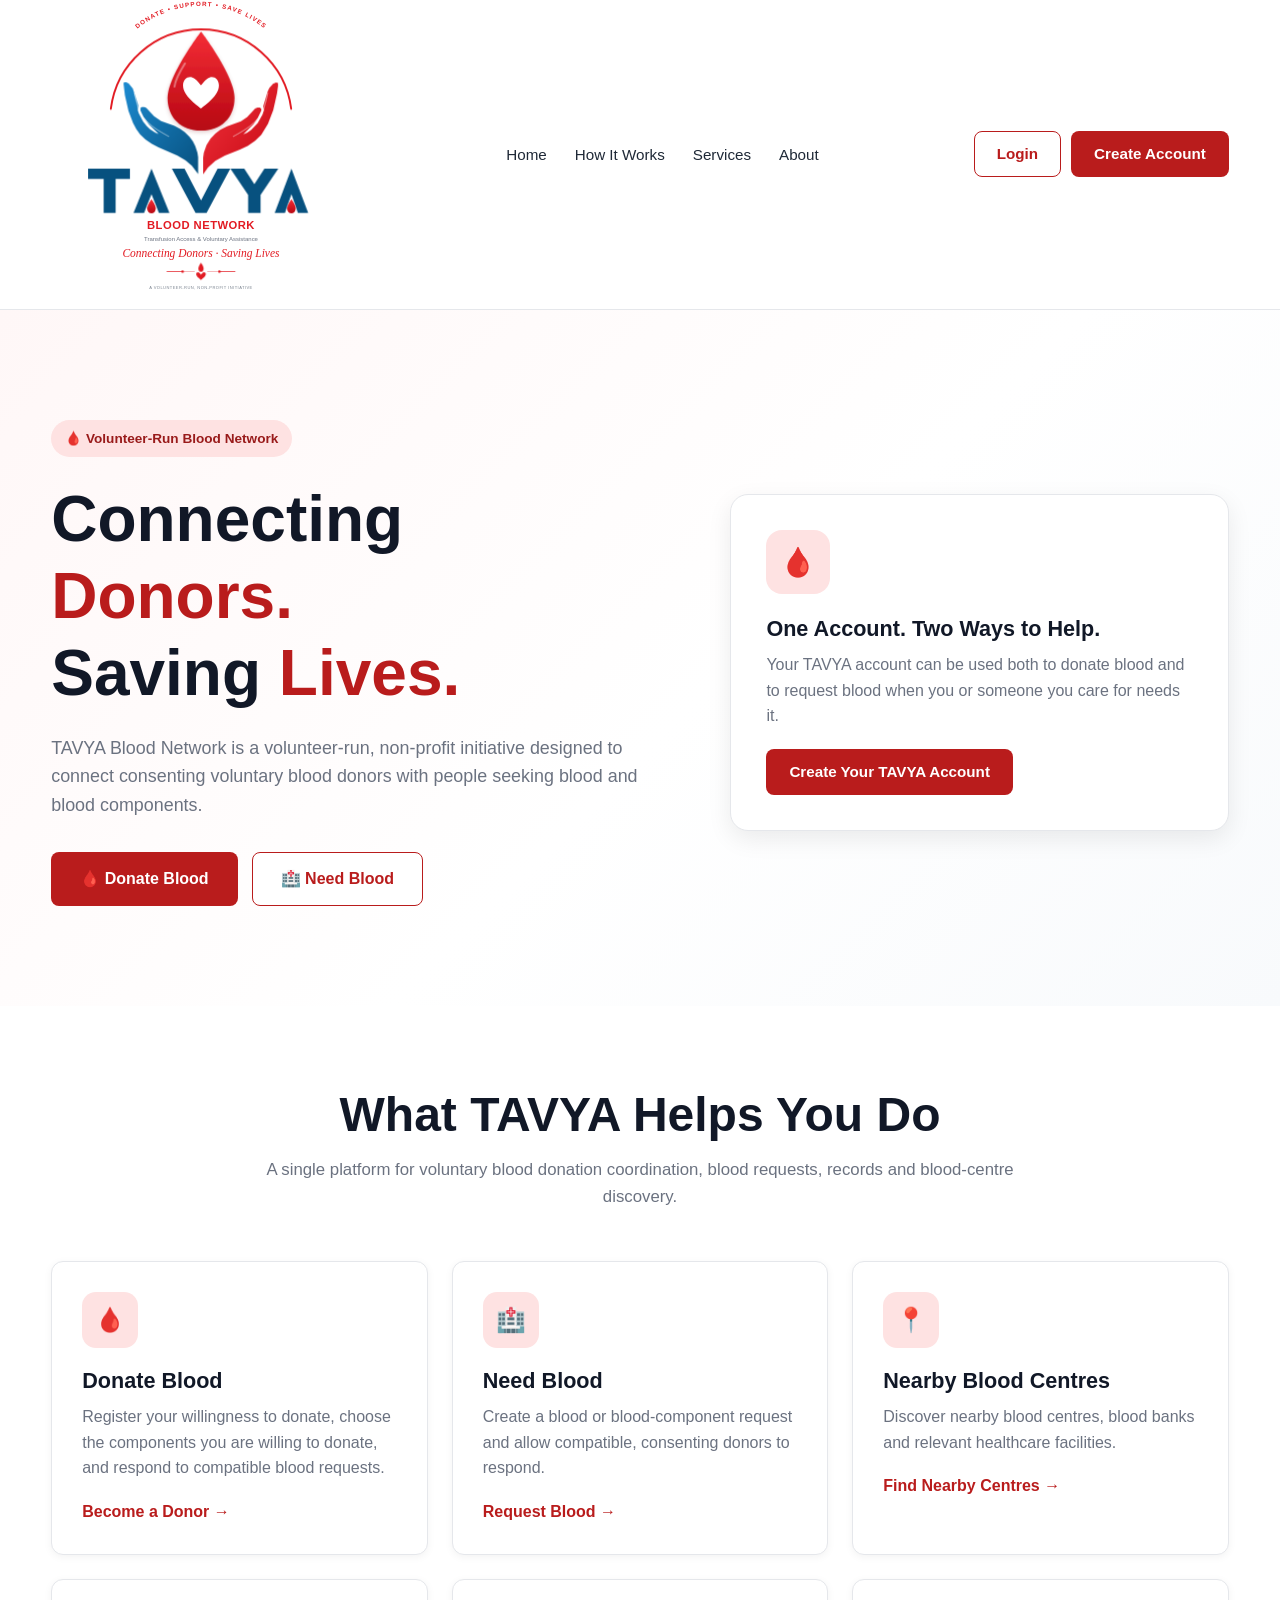
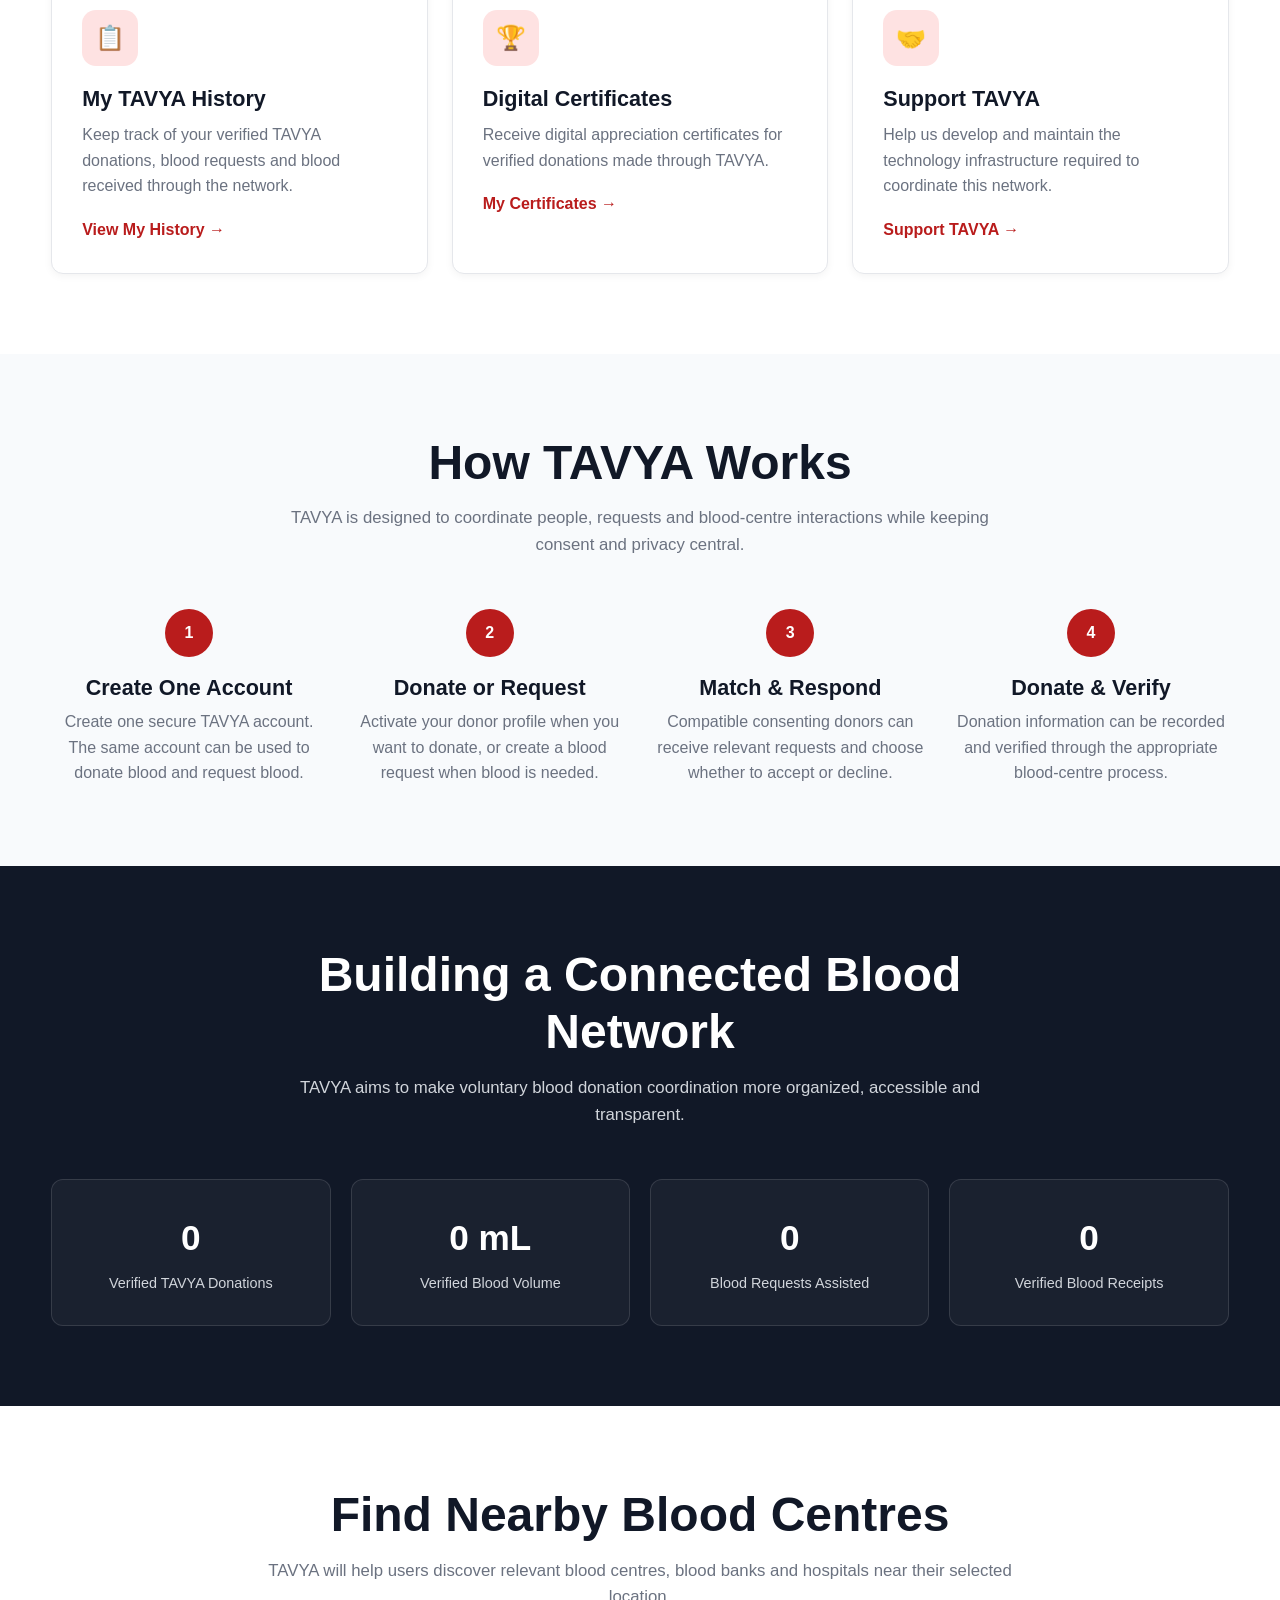
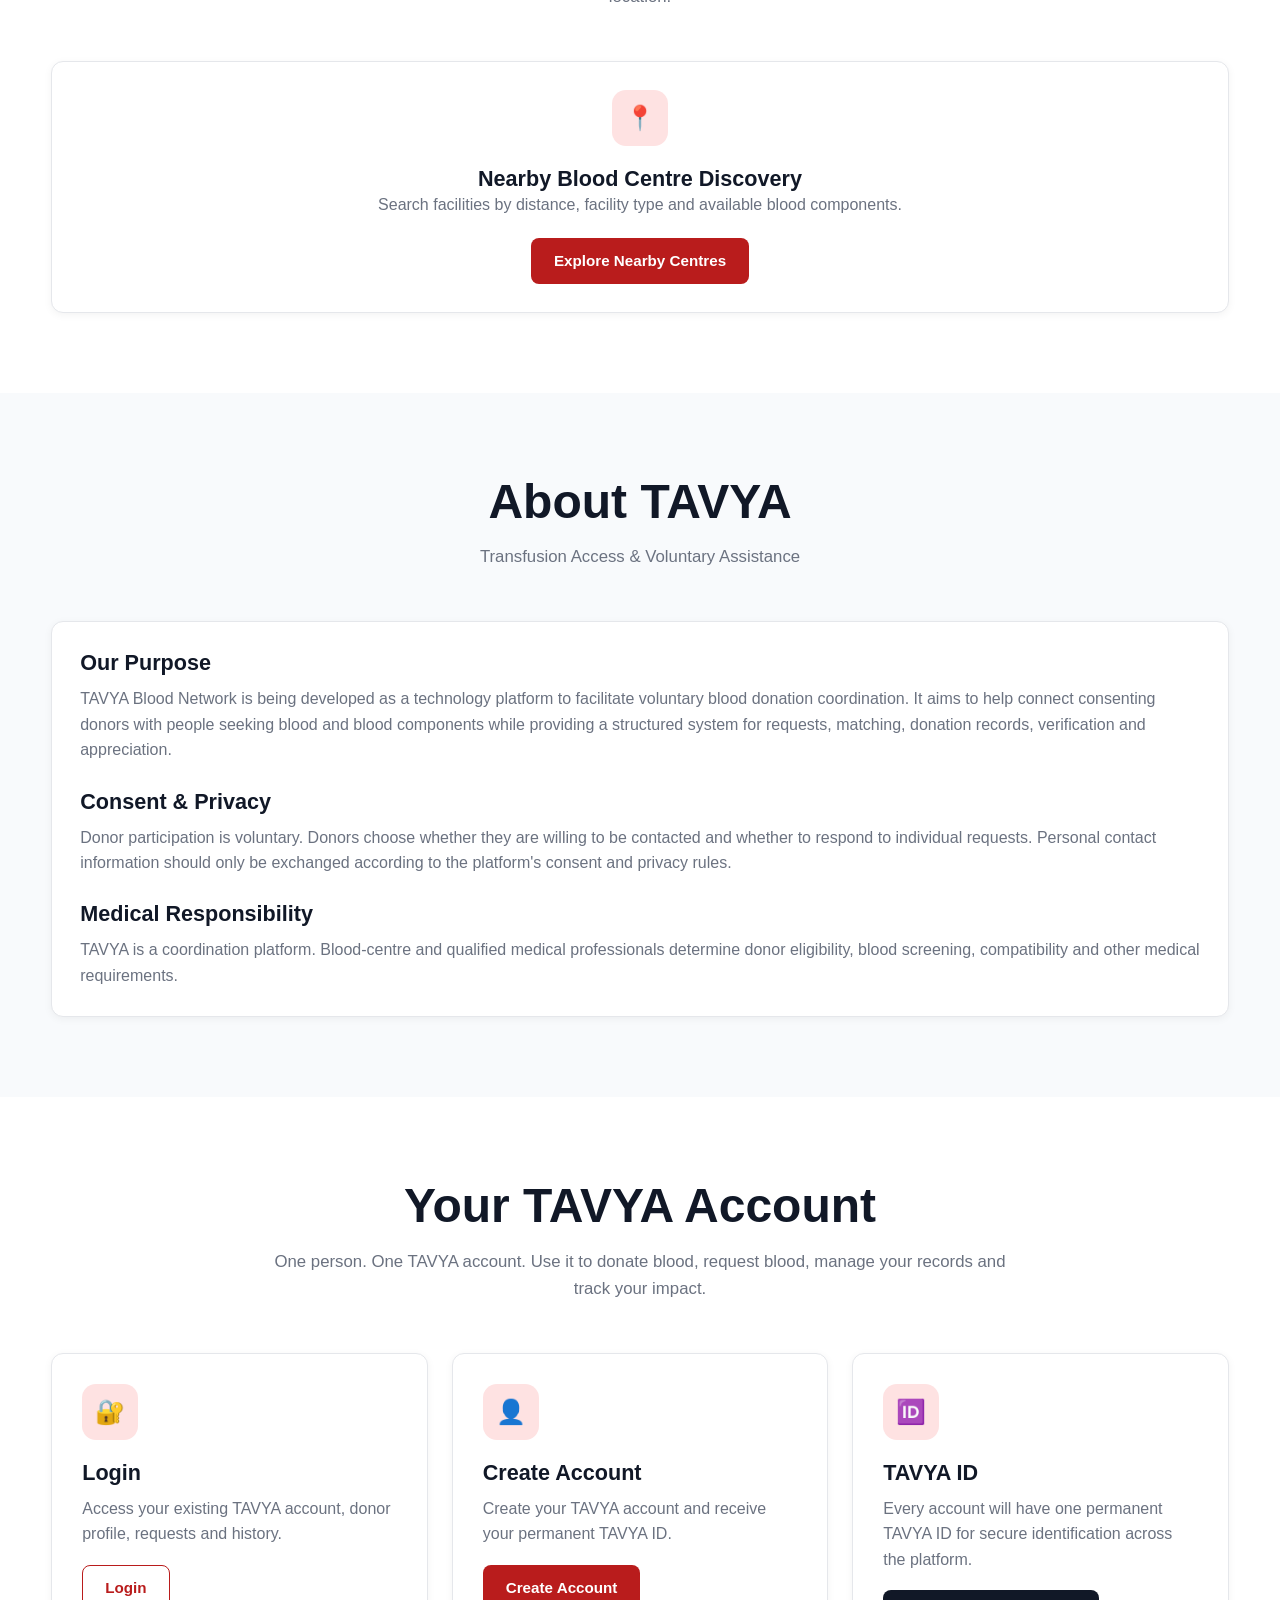
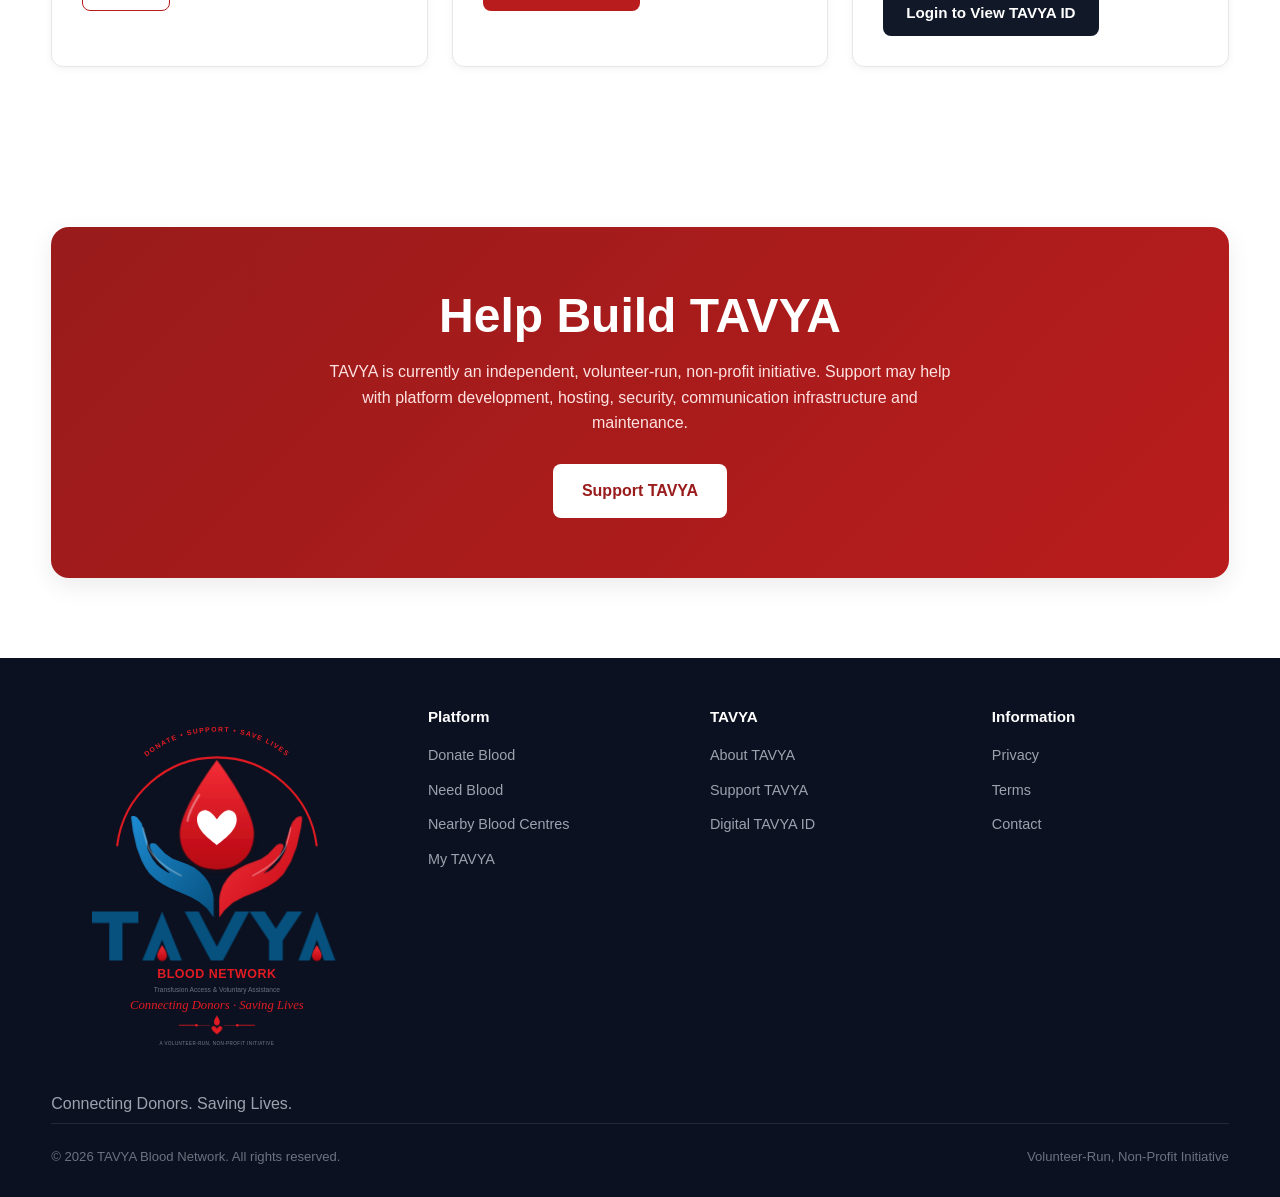
<file: index.html>
<!DOCTYPE html>
<html lang="en">

<head>

    <meta charset="UTF-8">

    <meta name="viewport"
          content="width=device-width, initial-scale=1.0">

    <meta name="description"
          content="TAVYA Blood Network — Connecting consenting voluntary blood donors with people seeking blood and blood components.">

    <meta name="keywords"
          content="TAVYA, blood donation, blood donors, blood request, voluntary blood donation">

    <meta name="author"
          content="TAVYA Blood Network">

    <meta name="theme-color"
          content="#b91c1c">

    <title>
        TAVYA Blood Network | Connecting Donors. Saving Lives.
    </title>


    <!-- =========================================================
         MAIN WEBSITE CSS
         ========================================================= -->

    <link rel="stylesheet"
          href="assets/css/style.css">


    <!-- =========================================================
         TAVYA LOGO + HEADER/FOOTER ADJUSTMENTS
         ========================================================= -->

    <style>

        /* =====================================================
           LOGO HOST
           ===================================================== */

        .tavya-logo-container {

            display: flex;

            align-items: center;

            justify-content: center;

            flex-shrink: 0;

            overflow: hidden;

            background: transparent;

            border: none;

            padding: 0;

            margin: 0;

            position: relative;

        }


        /*
         * Protect the real logo from the website's
         * generic logo CSS.
         */

        .tavya-logo-container .logo,
        .tavya-logo-container .logo-mark,
        .tavya-logo-container .logo-text {

            all: unset;

        }


        /* =====================================================
           HEADER
           ===================================================== */

        .site-header {

            min-height: 90px;

        }


        .site-header .navbar {

            min-height: 90px;

            display: flex;

            align-items: center;

        }


        /*
         * Header logo container.
         *
         * The available area is wider than the actual
         * logo so the logo does not push the navigation.
         */

        .header-logo-container {

            width: 105px;

            height: 68px;

            display: flex;

            align-items: center;

            justify-content: center;

            overflow: hidden;

        }


        /*
         * Actual animated logo.
         *
         * Deliberately SHORT in vertical direction.
         */

        .header-logo-container > * {

            width: 88px !important;

            height: 58px !important;

            max-width: 88px !important;

            max-height: 58px !important;

            min-width: 0 !important;

            min-height: 0 !important;

            display: block;

            flex: 0 0 auto;

        }


        /* =====================================================
           FOOTER
           ===================================================== */

        .site-footer {

            padding-top: 50px;

            padding-bottom: 30px;

            min-height: 350px;

        }


        /*
         * Footer brand column.
         */

        .footer-brand {

            display: flex;

            flex-direction: column;

            align-items: flex-start;

            justify-content: flex-start;

            min-height: 250px;

        }


        /*
         * Footer logo container.
         */

        .footer-logo-container {

            width: 205px;

            height: 145px;

            display: flex;

            align-items: flex-start;

            justify-content: flex-start;

            overflow: hidden;

        }


        /*
         * Complete animated logo,
         * but with reduced vertical footprint.
         */

        .footer-logo-container > * {

            width: 175px !important;

            height: 130px !important;

            max-width: 175px !important;

            max-height: 130px !important;

            min-width: 0 !important;

            min-height: 0 !important;

            display: block;

            flex: 0 0 auto;

        }


        .footer-brand > p {

            margin-top: 8px;

        }


        /* =====================================================
           MOBILE HEADER
           ===================================================== */

        @media (max-width: 1000px) {

            .site-header {

                min-height: 82px;

            }


            .site-header .navbar {

                min-height: 82px;

            }


            .header-logo-container {

                width: 92px;

                height: 62px;

            }


            .header-logo-container > * {

                width: 76px !important;

                height: 52px !important;

                max-width: 76px !important;

                max-height: 52px !important;

            }


            .site-footer {

                min-height: 390px;

                padding-top: 45px;

            }


            .footer-logo-container {

                width: 190px;

                height: 135px;

            }


            .footer-logo-container > * {

                width: 160px !important;

                height: 118px !important;

                max-width: 160px !important;

                max-height: 118px !important;

            }


            .footer-brand {

                min-height: 235px;

            }

        }


        /* =====================================================
           MOBILE
           ===================================================== */

        @media (max-width: 600px) {

            .site-header {

                min-height: 76px;

            }


            .site-header .navbar {

                min-height: 76px;

            }


            .header-logo-container {

                width: 80px;

                height: 56px;

            }


            .header-logo-container > * {

                width: 66px !important;

                height: 46px !important;

                max-width: 66px !important;

                max-height: 46px !important;

            }


            .site-footer {

                min-height: 410px;

                padding-top: 42px;

            }


            .footer-logo-container {

                width: 175px;

                height: 120px;

            }


            .footer-logo-container > * {

                width: 145px !important;

                height: 105px !important;

                max-width: 145px !important;

                max-height: 105px !important;

            }


            .footer-brand {

                min-height: 215px;

            }

        }

    </style>

</head>


<body>


<!-- =========================================================
     HEADER
     ========================================================= -->

<header class="site-header">

    <div class="container">

        <nav class="navbar">


            <!-- =================================================
                 ANIMATED TAVYA LOGO
                 ================================================= -->

            <a href="index.html"
               aria-label="TAVYA Blood Network Home"
               class="tavya-logo-link">

                <div id="header-tavya-logo"
                     class="tavya-logo-container header-logo-container">
                </div>

            </a>


            <!-- =================================================
                 NAVIGATION
                 ================================================= -->

            <ul class="nav-links"
                id="main-navigation">

                <li>
                    <a href="#home">
                        Home
                    </a>
                </li>

                <li>
                    <a href="#how-it-works">
                        How It Works
                    </a>
                </li>

                <li>
                    <a href="#services">
                        Services
                    </a>
                </li>

                <li>
                    <a href="#about">
                        About
                    </a>
                </li>

            </ul>


            <!-- =================================================
                 ACTION BUTTONS
                 ================================================= -->

            <div class="nav-actions">

                <a href="auth/login.html"
                   class="btn btn-outline">

                    Login

                </a>


                <a href="auth/signup.html"
                   class="btn btn-primary">

                    Create Account

                </a>


                <button
                    class="menu-toggle"
                    type="button"
                    aria-label="Open navigation menu"
                    aria-controls="main-navigation"
                    aria-expanded="false">

                    ☰

                </button>

            </div>

        </nav>

    </div>

</header>


<!-- =========================================================
     MAIN
     ========================================================= -->

<main>


<!-- =========================================================
     HERO
     ========================================================= -->

<section id="home"
         class="hero">

    <div class="container">

        <div class="hero-grid">


            <div class="hero-content">


                <div class="hero-badge">

                    🩸 Volunteer-Run Blood Network

                </div>


                <h1>

                    Connecting
                    <span>Donors.</span>

                    <br>

                    Saving
                    <span>Lives.</span>

                </h1>


                <p class="hero-description">

                    TAVYA Blood Network is a volunteer-run,
                    non-profit initiative designed to connect
                    consenting voluntary blood donors with
                    people seeking blood and blood components.

                </p>


                <div class="hero-actions">

                    <a href="#donate"
                       class="btn btn-primary btn-large">

                        🩸 Donate Blood

                    </a>


                    <a href="#request"
                       class="btn btn-outline btn-large">

                        🏥 Need Blood

                    </a>

                </div>

            </div>


            <!-- =================================================
                 HERO CARD
                 ================================================= -->

            <div class="hero-card">

                <div class="hero-card-icon">

                    🩸

                </div>


                <h3>

                    One Account. Two Ways to Help.

                </h3>


                <p>

                    Your TAVYA account can be used both
                    to donate blood and to request blood
                    when you or someone you care for needs it.

                </p>


                <a href="auth/signup.html"
                   class="btn btn-primary">

                    Create Your TAVYA Account

                </a>

            </div>

        </div>

    </div>

</section>


<!-- =========================================================
     SERVICES
     ========================================================= -->

<section id="services"
         class="section">

    <div class="container">


        <div class="section-title">

            <h2>
                What TAVYA Helps You Do
            </h2>


            <p>

                A single platform for voluntary blood
                donation coordination, blood requests,
                records and blood-centre discovery.

            </p>

        </div>


        <div class="services-grid">


            <!-- =================================================
                 DONATE BLOOD
                 ================================================= -->

            <article class="service-card"
                     id="donate">

                <div class="service-icon">

                    🩸

                </div>


                <h3>
                    Donate Blood
                </h3>


                <p>

                    Register your willingness to donate,
                    choose the components you are willing
                    to donate, and respond to compatible
                    blood requests.

                </p>


                <a href="auth/signup.html"
                   class="service-link">

                    Become a Donor →

                </a>

            </article>


            <!-- =================================================
                 NEED BLOOD
                 ================================================= -->

            <article class="service-card"
                     id="request">

                <div class="service-icon">

                    🏥

                </div>


                <h3>
                    Need Blood
                </h3>


                <p>

                    Create a blood or blood-component
                    request and allow compatible,
                    consenting donors to respond.

                </p>


                <a href="auth/signup.html"
                   class="service-link">

                    Request Blood →

                </a>

            </article>


            <!-- =================================================
                 NEARBY CENTRES
                 ================================================= -->

            <article class="service-card">

                <div class="service-icon">

                    📍

                </div>


                <h3>
                    Nearby Blood Centres
                </h3>


                <p>

                    Discover nearby blood centres,
                    blood banks and relevant healthcare
                    facilities.

                </p>


                <a href="#nearby"
                   class="service-link">

                    Find Nearby Centres →

                </a>

            </article>


            <!-- =================================================
                 HISTORY
                 ================================================= -->

            <article class="service-card">

                <div class="service-icon">

                    📋

                </div>


                <h3>
                    My TAVYA History
                </h3>


                <p>

                    Keep track of your verified TAVYA
                    donations, blood requests and
                    blood received through the network.

                </p>


                <a href="auth/login.html"
                   class="service-link">

                    View My History →

                </a>

            </article>


            <!-- =================================================
                 CERTIFICATES
                 ================================================= -->

            <article class="service-card">

                <div class="service-icon">

                    🏆

                </div>


                <h3>
                    Digital Certificates
                </h3>


                <p>

                    Receive digital appreciation
                    certificates for verified donations
                    made through TAVYA.

                </p>


                <a href="auth/login.html"
                   class="service-link">

                    My Certificates →

                </a>

            </article>


            <!-- =================================================
                 SUPPORT
                 ================================================= -->

            <article class="service-card">

                <div class="service-icon">

                    🤝

                </div>


                <h3>
                    Support TAVYA
                </h3>


                <p>

                    Help us develop and maintain the
                    technology infrastructure required
                    to coordinate this network.

                </p>


                <a href="#support"
                   class="service-link">

                    Support TAVYA →

                </a>

            </article>

        </div>

    </div>

</section>


<!-- =========================================================
     HOW IT WORKS
     ========================================================= -->

<section id="how-it-works"
         class="section section-soft">

    <div class="container">


        <div class="section-title">

            <h2>
                How TAVYA Works
            </h2>


            <p>

                TAVYA is designed to coordinate people,
                requests and blood-centre interactions
                while keeping consent and privacy central.

            </p>

        </div>


        <div class="steps-grid">


            <div class="step">

                <div class="step-number">
                    1
                </div>


                <h3>
                    Create One Account
                </h3>


                <p>

                    Create one secure TAVYA account.
                    The same account can be used to
                    donate blood and request blood.

                </p>

            </div>


            <div class="step">

                <div class="step-number">
                    2
                </div>


                <h3>
                    Donate or Request
                </h3>


                <p>

                    Activate your donor profile when
                    you want to donate, or create a
                    blood request when blood is needed.

                </p>

            </div>


            <div class="step">

                <div class="step-number">
                    3
                </div>


                <h3>
                    Match & Respond
                </h3>


                <p>

                    Compatible consenting donors can
                    receive relevant requests and
                    choose whether to accept or decline.

                </p>

            </div>


            <div class="step">

                <div class="step-number">
                    4
                </div>


                <h3>
                    Donate & Verify
                </h3>


                <p>

                    Donation information can be recorded
                    and verified through the appropriate
                    blood-centre process.

                </p>

            </div>

        </div>

    </div>

</section>


<!-- =========================================================
     IMPACT
     ========================================================= -->

<section class="section impact">

    <div class="container">


        <div class="section-title">

            <h2>
                Building a Connected Blood Network
            </h2>


            <p>

                TAVYA aims to make voluntary blood
                donation coordination more organized,
                accessible and transparent.

            </p>

        </div>


        <div class="stats-grid">


            <div class="stat-card">

                <div class="stat-number">
                    0
                </div>


                <div class="stat-label">
                    Verified TAVYA Donations
                </div>

            </div>


            <div class="stat-card">

                <div class="stat-number">
                    0 mL
                </div>


                <div class="stat-label">
                    Verified Blood Volume
                </div>

            </div>


            <div class="stat-card">

                <div class="stat-number">
                    0
                </div>


                <div class="stat-label">
                    Blood Requests Assisted
                </div>

            </div>


            <div class="stat-card">

                <div class="stat-number">
                    0
                </div>


                <div class="stat-label">
                    Verified Blood Receipts
                </div>

            </div>

        </div>

    </div>

</section>


<!-- =========================================================
     NEARBY BLOOD CENTRES
     ========================================================= -->

<section id="nearby"
         class="section">

    <div class="container">


        <div class="section-title">

            <h2>
                Find Nearby Blood Centres
            </h2>


            <p>

                TAVYA will help users discover relevant
                blood centres, blood banks and hospitals
                near their selected location.

            </p>

        </div>


        <div class="card text-center">


            <div class="service-icon"
                 style="margin:0 auto 20px;">

                📍

            </div>


            <h3>
                Nearby Blood Centre Discovery
            </h3>


            <p class="mb-2">

                Search facilities by distance,
                facility type and available
                blood components.

            </p>


            <a href="auth/login.html"
               class="btn btn-primary">

                Explore Nearby Centres

            </a>

        </div>

    </div>

</section>


<!-- =========================================================
     ABOUT
     ========================================================= -->

<section id="about"
         class="section section-soft">

    <div class="container">


        <div class="section-title">

            <h2>
                About TAVYA
            </h2>


            <p>
                Transfusion Access & Voluntary Assistance
            </p>

        </div>


        <div class="card">


            <h3 class="mb-1">
                Our Purpose
            </h3>


            <p>

                TAVYA Blood Network is being developed
                as a technology platform to facilitate
                voluntary blood donation coordination.

                It aims to help connect consenting donors
                with people seeking blood and blood
                components while providing a structured
                system for requests, matching, donation
                records, verification and appreciation.

            </p>


            <br>


            <h3 class="mb-1">
                Consent & Privacy
            </h3>


            <p>

                Donor participation is voluntary.
                Donors choose whether they are willing
                to be contacted and whether to respond
                to individual requests.

                Personal contact information should only
                be exchanged according to the platform's
                consent and privacy rules.

            </p>


            <br>


            <h3 class="mb-1">
                Medical Responsibility
            </h3>


            <p>

                TAVYA is a coordination platform.

                Blood-centre and qualified medical
                professionals determine donor eligibility,
                blood screening, compatibility and other
                medical requirements.

            </p>

        </div>

    </div>

</section>


<!-- =========================================================
     ACCOUNT
     ========================================================= -->

<section id="account"
         class="section">

    <div class="container">


        <div class="section-title">

            <h2>
                Your TAVYA Account
            </h2>


            <p>

                One person. One TAVYA account.
                Use it to donate blood, request blood,
                manage your records and track your impact.

            </p>

        </div>


        <div class="services-grid">


            <div class="service-card">

                <div class="service-icon">
                    🔐
                </div>


                <h3>
                    Login
                </h3>


                <p>

                    Access your existing TAVYA account,
                    donor profile, requests and history.

                </p>


                <a href="auth/login.html"
                   class="btn btn-outline">

                    Login

                </a>

            </div>


            <div class="service-card">

                <div class="service-icon">
                    👤
                </div>


                <h3>
                    Create Account
                </h3>


                <p>

                    Create your TAVYA account and receive
                    your permanent TAVYA ID.

                </p>


                <a href="auth/signup.html"
                   class="btn btn-primary">

                    Create Account

                </a>

            </div>


            <div class="service-card">

                <div class="service-icon">
                    🆔
                </div>


                <h3>
                    TAVYA ID
                </h3>


                <p>

                    Every account will have one permanent
                    TAVYA ID for secure identification
                    across the platform.

                </p>


                <a href="auth/login.html"
                   class="btn btn-dark">

                    Login to View TAVYA ID

                </a>

            </div>

        </div>

    </div>

</section>


<!-- =========================================================
     SUPPORT
     ========================================================= -->

<section id="support"
         class="cta">

    <div class="container">


        <div class="cta-box">


            <h2>
                Help Build TAVYA
            </h2>


            <p>

                TAVYA is currently an independent,
                volunteer-run, non-profit initiative.
                Support may help with platform development,
                hosting, security, communication infrastructure
                and maintenance.

            </p>


            <button
                class="btn btn-large"
                type="button"
                onclick="showComingSoon('TAVYA Support')">

                Support TAVYA

            </button>

        </div>

    </div>

</section>


</main>


<!-- =========================================================
     FOOTER
     ========================================================= -->

<footer class="site-footer">

    <div class="container">


        <div class="footer-grid">


            <!-- =================================================
                 FOOTER BRAND + ANIMATED LOGO
                 ================================================= -->

            <div class="footer-brand">


                <!--
                    IMPORTANT:
                    This is NOT logo.png.

                    The complete animated logo is loaded
                    from the root-level logo.html.
                -->

                <div id="footer-tavya-logo"
                     class="tavya-logo-container footer-logo-container">
                </div>


                <p>

                    Connecting Donors.
                    Saving Lives.

                </p>

            </div>


            <!-- =================================================
                 PLATFORM
                 ================================================= -->

            <div class="footer-column">

                <h4>
                    Platform
                </h4>


                <ul>

                    <li>
                        <a href="#donate">
                            Donate Blood
                        </a>
                    </li>


                    <li>
                        <a href="#request">
                            Need Blood
                        </a>
                    </li>


                    <li>
                        <a href="#nearby">
                            Nearby Blood Centres
                        </a>
                    </li>


                    <li>
                        <a href="#account">
                            My TAVYA
                        </a>
                    </li>

                </ul>

            </div>


            <!-- =================================================
                 TAVYA
                 ================================================= -->

            <div class="footer-column">

                <h4>
                    TAVYA
                </h4>


                <ul>

                    <li>
                        <a href="#about">
                            About TAVYA
                        </a>
                    </li>


                    <li>
                        <a href="#support">
                            Support TAVYA
                        </a>
                    </li>


                    <li>
                        <a href="#account">
                            Digital TAVYA ID
                        </a>
                    </li>

                </ul>

            </div>


            <!-- =================================================
                 INFORMATION
                 ================================================= -->

            <div class="footer-column">

                <h4>
                    Information
                </h4>


                <ul>

                    <li>
                        <a href="#privacy">
                            Privacy
                        </a>
                    </li>


                    <li>
                        <a href="#terms">
                            Terms
                        </a>
                    </li>


                    <li>
                        <a href="#contact">
                            Contact
                        </a>
                    </li>

                </ul>

            </div>

        </div>


        <!-- =====================================================
             FOOTER BOTTOM
             ===================================================== -->

        <div class="footer-bottom">

            <span>

                © 2026 TAVYA Blood Network.
                All rights reserved.

            </span>


            <span>

                Volunteer-Run, Non-Profit Initiative

            </span>

        </div>

    </div>

</footer>


<!-- =========================================================
     LOAD ROOT logo.html
     ========================================================= -->

<script>

(function () {

    "use strict";


    /*
     * =========================================================
     * LOAD TAVYA LOGO
     * =========================================================
     *
     * logo.html is located at the ROOT:
     *
     * /logo.html
     *
     * It is inserted directly into the page.
     *
     * It is NOT loaded as:
     *
     * <img src="logo.png">
     *
     * and NOT loaded using an iframe.
     */


    async function loadTavyaLogo(targetId) {


        const host =
            document.getElementById(targetId);


        if (!host) {

            return;

        }


        try {


            /*
             * Fetch root-level logo.html.
             */

            const response =
                await fetch(
                    "./logo.html",
                    {
                        cache: "no-cache"
                    }
                );


            if (!response.ok) {

                throw new Error(
                    "Could not load logo.html"
                );

            }


            const html =
                await response.text();


            /*
             * Create isolated Shadow DOM.
             */

            const shadow =
                host.attachShadow({
                    mode: "open"
                });


            /*
             * Parse logo.html.
             */

            const parser =
                new DOMParser();


            const logoDocument =
                parser.parseFromString(
                    html,
                    "text/html"
                );


            /*
             * =================================================
             * SHADOW DOM BASE STYLES
             * =================================================
             */

            const baseStyle =
                document.createElement(
                    "style"
                );


            baseStyle.textContent = `

                :host {

                    display: flex !important;

                    align-items: center !important;

                    justify-content: center !important;

                    width: 100% !important;

                    height: 100% !important;

                    margin: 0 !important;

                    padding: 0 !important;

                    overflow: hidden !important;

                    background: transparent !important;

                }


                body {

                    width: 100% !important;

                    height: 100% !important;

                    margin: 0 !important;

                    padding: 0 !important;

                    display: flex !important;

                    align-items: center !important;

                    justify-content: center !important;

                    overflow: hidden !important;

                    background: transparent !important;

                }


                svg {

                    display: block !important;

                    width: 100% !important;

                    height: 100% !important;

                    max-width: 100% !important;

                    max-height: 100% !important;

                    margin: 0 !important;

                    padding: 0 !important;

                    object-fit: contain !important;

                }

            `;


            shadow.appendChild(
                baseStyle
            );


            /*
             * =================================================
             * COPY STYLES FROM logo.html
             * =================================================
             */

            logoDocument
                .querySelectorAll("style")
                .forEach(function (style) {

                    shadow.appendChild(
                        style.cloneNode(true)
                    );

                });


            /*
             * =================================================
             * COPY BODY CONTENT
             * =================================================
             */

            if (logoDocument.body) {


                Array.from(
                    logoDocument.body.childNodes
                ).forEach(function (node) {


                    /*
                     * Scripts are handled separately.
                     */

                    if (
                        node.nodeType === 1 &&
                        node.tagName.toLowerCase() === "script"
                    ) {

                        return;

                    }


                    shadow.appendChild(
                        node.cloneNode(true)
                    );

                });

            }


            /*
             * =================================================
             * EXTERNAL STYLESHEETS
             * =================================================
             */

            logoDocument
                .querySelectorAll(
                    'link[rel="stylesheet"]'
                )
                .forEach(function (link) {


                    const newLink =
                        document.createElement(
                            "link"
                        );


                    newLink.rel =
                        "stylesheet";


                    newLink.href =
                        new URL(
                            link.getAttribute("href"),
                            window.location.href
                        ).href;


                    shadow.prepend(
                        newLink
                    );

                });


            /*
             * =================================================
             * CONFIGURE SVG
             * =================================================
             */

            const svg =
                shadow.querySelector(
                    "svg"
                );


            if (svg) {


                /*
                 * Remove fixed dimensions.
                 */

                svg.removeAttribute(
                    "width"
                );


                svg.removeAttribute(
                    "height"
                );


                /*
                 * Responsive sizing.
                 */

                svg.style.width =
                    "100%";


                svg.style.height =
                    "100%";


                svg.style.maxWidth =
                    "100%";


                svg.style.maxHeight =
                    "100%";


                svg.style.display =
                    "block";


                svg.style.margin =
                    "0";


                svg.style.padding =
                    "0";


                svg.style.objectFit =
                    "contain";


                /*
                 * Preserve the original proportions.
                 */

                svg.setAttribute(
                    "preserveAspectRatio",
                    "xMidYMid meet"
                );

            }


            /*
             * =================================================
             * RECREATE JAVASCRIPT FROM logo.html
             * =================================================
             *
             * This allows the animation in your logo.html
             * to run.
             */

            logoDocument
                .querySelectorAll("script")
                .forEach(function (oldScript) {


                    const newScript =
                        document.createElement(
                            "script"
                        );


                    if (
                        oldScript.src
                    ) {


                        newScript.src =
                            new URL(
                                oldScript.getAttribute("src"),
                                window.location.href
                            ).href;

                    }

                    else {


                        newScript.textContent =
                            oldScript.textContent;

                    }


                    shadow.appendChild(
                        newScript
                    );

                });


        }


        catch (error) {


            console.error(
                "TAVYA logo error:",
                error
            );


            /*
             * Never display a white placeholder.
             */

            host.innerHTML = "";

        }

    }


    /*
     * =========================================================
     * START BOTH LOGOS
     * =========================================================
     */

    document.addEventListener(
        "DOMContentLoaded",
        function () {


            loadTavyaLogo(
                "header-tavya-logo"
            );


            loadTavyaLogo(
                "footer-tavya-logo"
            );


        }
    );


})();

</script>


<!-- =========================================================
     MOBILE NAVIGATION
     ========================================================= -->

<script>

document.addEventListener(
    "DOMContentLoaded",
    function () {


        const menuToggle =
            document.querySelector(
                ".menu-toggle"
            );


        const navLinks =
            document.querySelector(
                ".nav-links"
            );


        if (
            !menuToggle ||
            !navLinks
        ) {

            return;

        }


        /*
         * Toggle mobile menu.
         */

        menuToggle.addEventListener(
            "click",
            function () {


                const isOpen =
                    navLinks.classList.toggle(
                        "mobile-open"
                    );


                menuToggle.setAttribute(
                    "aria-expanded",
                    String(isOpen)
                );


                menuToggle.setAttribute(
                    "aria-label",
                    isOpen
                        ? "Close navigation menu"
                        : "Open navigation menu"
                );

            }
        );


        /*
         * Close menu when link is clicked.
         */

        navLinks
            .querySelectorAll("a")
            .forEach(function (link) {


                link.addEventListener(
                    "click",
                    function () {


                        navLinks.classList.remove(
                            "mobile-open"
                        );


                        menuToggle.setAttribute(
                            "aria-expanded",
                            "false"
                        );


                        menuToggle.setAttribute(
                            "aria-label",
                            "Open navigation menu"
                        );

                    }
                );

            });


    }

);

</script>


<!-- =========================================================
     TEMPORARY SUPPORT MESSAGE
     ========================================================= -->

<script>

function showComingSoon(feature) {

    alert(
        feature +
        " will be available in the next development stage of TAVYA."
    );

}

</script>


</body>

</html>
</file>
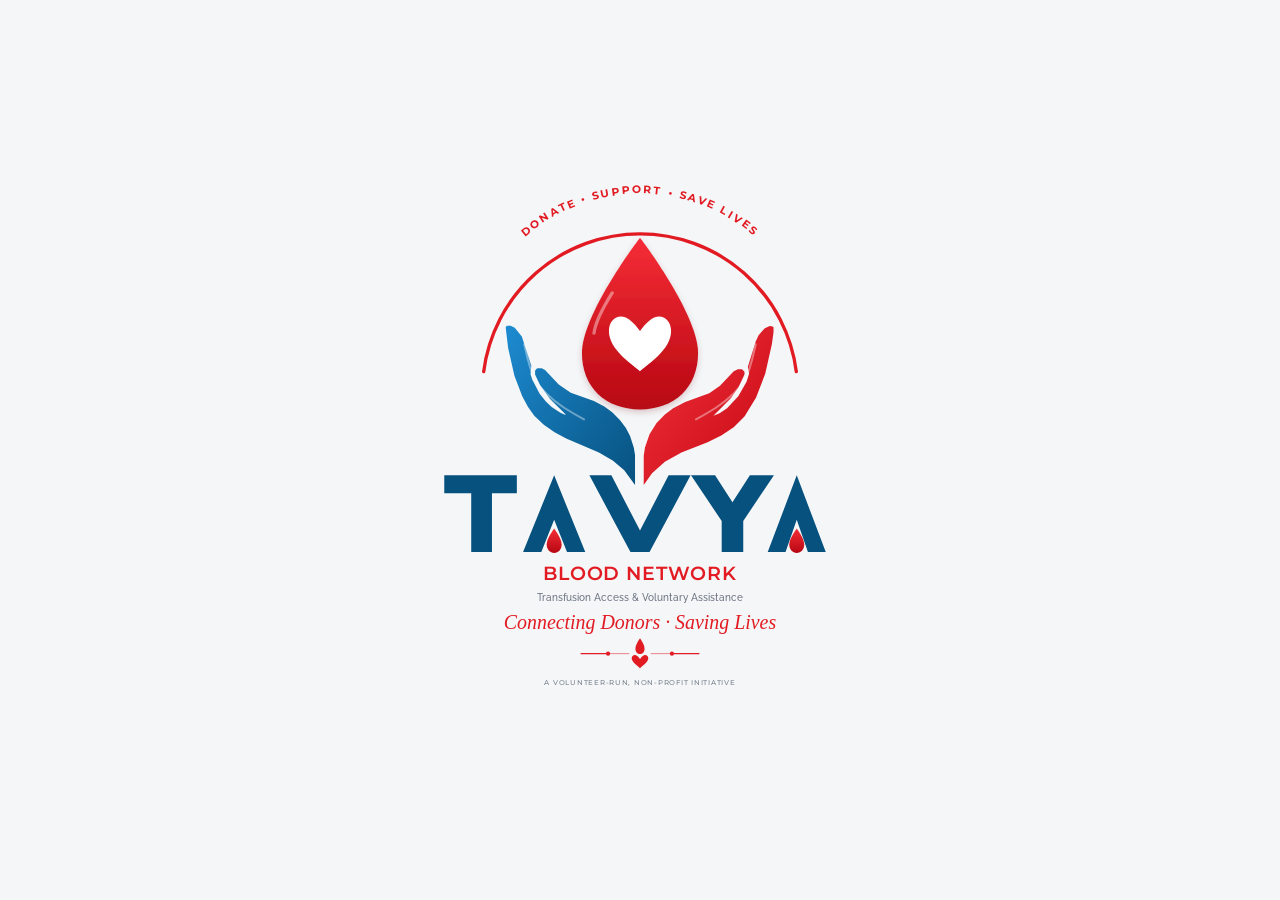
<file: logo.html>
<!DOCTYPE html>
<html lang="en">
<head>
<meta charset="UTF-8">
<meta name="viewport" content="width=device-width, initial-scale=1.0">
<title>TAVYA Blood Network - Scalable Logo with Top Curved Text</title>

<link href="https://fonts.googleapis.com/css2?family=Great+Vibes&family=Montserrat:wght@300;400;500;600;700&family=Raleway:wght@400;500;600&display=swap" rel="stylesheet">

<style>
* {
    box-sizing: border-box;
}

body {
    margin: 0;
    padding: 0;
    min-height: 100vh;
    display: flex;
    justify-content: center;
    align-items: center;
    background: #f4f6f8;
}

/* 
  CONTROL CONTAINER SIZE HERE:
  Modifying max-width or width scales the entire logo, 
  including all strokes, distances, and font sizes proportionally.
*/
#tavya-logo {
    width: 100%;
    max-width: 520px;
    margin: 0 auto;
    display: flex;
    justify-content: center;
    align-items: center;
    background: transparent;
    user-select: none;
    cursor: pointer;
}

#tavya-logo .tavya-logo {
    display: block;
    width: 100% !important;
    height: auto !important;
    overflow: visible;
}

/* Color Classes & Styles */
#tavya-logo .outer-arc {
    fill: none !important;
    stroke: #E21B23 !important;
    stroke-width: 8;
    stroke-linecap: round;
}

#tavya-logo .curved-top-text {
    fill: #E21B23 !important;
    font-family: 'Montserrat', Arial, sans-serif;
    font-size: 26px;
    font-weight: 700;
    letter-spacing: 5px;
}

#tavya-logo .hand-highlight {
    fill: none !important;
    stroke: rgba(255,255,255,0.38) !important;
    stroke-width: 5;
    stroke-linecap: round;
}

#tavya-logo .drop-highlight {
    fill: none !important;
    stroke: rgba(255,255,255,0.40) !important;
    stroke-width: 8;
    stroke-linecap: round;
}

#tavya-logo .network-text { fill: #E21B23 !important; }
#tavya-logo .subtitle { fill: #6B7280 !important; }
#tavya-logo .tagline { fill: #E21B23 !important; }
#tavya-logo .footer-text { fill: #7B8490 !important; }

#tavya-logo .middle-line {
    fill: none !important;
    stroke: #E21B23 !important;
    stroke-width: 3;
    stroke-linecap: round;
}

#tavya-logo .middle-connection {
    fill: none !important;
    stroke: #E21B23 !important;
    stroke-width: 2;
    stroke-linecap: round;
}

#tavya-logo .middle-node { fill: #E21B23 !important; }
#tavya-logo .middle-drop { fill: #E21B23 !important; }
#tavya-logo .middle-heart { fill: #E21B23 !important; }

/* Animations */
#tavya-logo .outer-arc {
    opacity: 0;
    stroke-dasharray: 1800;
    stroke-dashoffset: 1800;
    animation: tavyaArcDraw 1.25s ease 0.05s forwards;
}

#tavya-logo .curved-text-group {
    opacity: 0;
    animation: tavyaTextAppear 0.8s ease 0.3s forwards;
}

#tavya-logo .left-hand {
    opacity: 0;
    transform-origin: center;
    animation: tavyaLeftHand 0.9s cubic-bezier(.2,.8,.2,1) 0.25s forwards;
}

#tavya-logo .right-hand {
    opacity: 0;
    transform-origin: center;
    animation: tavyaRightHand 0.9s cubic-bezier(.2,.8,.2,1) 0.25s forwards;
}

#tavya-logo .hand-highlight {
    opacity: 0;
    stroke-dasharray: 300;
    stroke-dashoffset: 300;
    animation: tavyaHighlight 0.75s ease 0.85s forwards;
}

#tavya-logo .blood-drop {
    opacity: 0;
    transform-box: fill-box;
    transform-origin: center;
    animation: tavyaDropAppear 0.85s cubic-bezier(.2,.8,.2,1) 0.65s forwards, tavyaDropFloat 3.2s ease-in-out 1.8s infinite;
}

#tavya-logo .drop-highlight {
    opacity: 0;
    stroke-dasharray: 180;
    stroke-dashoffset: 180;
    animation: tavyaDropHighlight 0.7s ease 1.1s forwards;
}

#tavya-logo .heart {
    opacity: 0;
    transform-box: fill-box;
    transform-origin: center;
    animation: tavyaHeartAppear 0.7s ease 1.25s forwards, tavyaMainHeartBeat 2.7s ease-in-out 2.3s infinite;
}

#tavya-logo .tavya-word {
    opacity: 0;
    animation: tavyaWordAppear 0.7s ease 1.65s forwards;
}

#tavya-logo .letter-drop {
    opacity: 0;
    transform-box: fill-box;
    transform-origin: center;
    animation: tavyaLetterDropAppear 0.55s ease 2s forwards, tavyaLetterDropPulse 2.6s ease-in-out 2.8s infinite;
}

#tavya-logo .network-text { opacity: 0; animation: tavyaTextAppear 0.6s ease 2.25s forwards; }
#tavya-logo .subtitle { opacity: 0; animation: tavyaTextAppear 0.6s ease 2.45s forwards; }
#tavya-logo .tagline { opacity: 0; animation: tavyaTagline 0.75s ease 2.7s forwards; }

#tavya-logo .middle-line { opacity: 0; animation: tavyaMiddleLine 0.6s ease 3.1s forwards; }
#tavya-logo .middle-connection { opacity: 0; animation: tavyaMiddleConnection 0.6s ease 3.2s forwards; }
#tavya-logo .middle-node { opacity: 0; animation: tavyaMiddleNode 0.5s ease 3.25s forwards; }

#tavya-logo .middle-drop {
    opacity: 0;
    transform-box: fill-box;
    transform-origin: center;
    animation: tavyaMiddleDrop 0.6s ease 3.35s forwards, tavyaMiddleDropPulse 2.2s ease-in-out 4s infinite;
}

#tavya-logo .middle-heart {
    opacity: 0;
    transform-box: fill-box;
    transform-origin: center;
    animation: tavyaMiddleHeart 0.65s ease 3.45s forwards, tavyaMiddleHeartBeat 2.2s ease-in-out 4.1s infinite;
}

#tavya-logo .footer-text { opacity: 0; animation: tavyaTextAppear 0.6s ease 3.7s forwards; }

/* Keyframes */
@keyframes tavyaArcDraw {
    0% { opacity: 0; stroke-dashoffset: 1800; }
    100% { opacity: 1; stroke-dashoffset: 0; }
}
@keyframes tavyaLeftHand {
    0% { opacity: 0; transform: translateX(-35px) translateY(20px) scale(.97); }
    70% { opacity: 1; }
    100% { opacity: 1; transform: translateX(0) translateY(0) scale(1); }
}
@keyframes tavyaRightHand {
    0% { opacity: 0; transform: translateX(35px) translateY(20px) scale(.97); }
    70% { opacity: 1; }
    100% { opacity: 1; transform: translateX(0) translateY(0) scale(1); }
}
@keyframes tavyaHighlight {
    0% { opacity: 0; stroke-dashoffset: 300; }
    100% { opacity: 1; stroke-dashoffset: 0; }
}
@keyframes tavyaDropAppear {
    0% { opacity: 0; transform: translateY(-25px) scale(.78); }
    70% { opacity: 1; transform: translateY(3px) scale(1.03); }
    100% { opacity: 1; transform: translateY(0) scale(1); }
}
@keyframes tavyaDropFloat {
    0%, 100% { transform: translateY(0); }
    50% { transform: translateY(-4px); }
}
@keyframes tavyaDropHighlight {
    0% { opacity: 0; stroke-dashoffset: 180; }
    100% { opacity: 1; stroke-dashoffset: 0; }
}
@keyframes tavyaHeartAppear {
    0% { opacity: 0; transform: scale(.35); }
    65% { opacity: 1; transform: scale(1.12); }
    100% { opacity: 1; transform: scale(1); }
}
@keyframes tavyaMainHeartBeat {
    0%, 100% { transform: scale(1); }
    10% { transform: scale(1.07); }
    20% { transform: scale(1); }
    30% { transform: scale(1.05); }
    40% { transform: scale(1); }
}
@keyframes tavyaWordAppear {
    0% { opacity: 0; transform: translateY(15px); }
    100% { opacity: 1; transform: translateY(0); }
}
@keyframes tavyaLetterDropAppear {
    0% { opacity: 0; transform: translateY(-8px) scale(.65); }
    70% { opacity: 1; transform: translateY(2px) scale(1.05); }
    100% { opacity: 1; transform: translateY(0) scale(1); }
}
@keyframes tavyaLetterDropPulse {
    0%, 100% { transform: scale(1); }
    50% { transform: scale(1.06); }
}
@keyframes tavyaTextAppear {
    0% { opacity: 0; transform: translateY(9px); }
    100% { opacity: 1; transform: translateY(0); }
}
@keyframes tavyaTagline {
    0% { opacity: 0; transform: translateY(12px) scale(.97); }
    100% { opacity: 1; transform: translateY(0) scale(1); }
}
@keyframes tavyaMiddleLine {
    0% { opacity: 0; transform: scaleX(0); }
    100% { opacity: 1; transform: scaleX(1); }
}
@keyframes tavyaMiddleConnection {
    0% { opacity: 0; stroke-dasharray: 60; stroke-dashoffset: 60; }
    100% { opacity: .65; stroke-dasharray: 60; stroke-dashoffset: 0; }
}
@keyframes tavyaMiddleNode {
    0% { opacity: 0; transform: scale(0); }
    70% { opacity: 1; transform: scale(1.25); }
    100% { opacity: 1; transform: scale(1); }
}
@keyframes tavyaMiddleDrop {
    0% { opacity: 0; transform: scale(.5); }
    70% { opacity: 1; transform: scale(1.08); }
    100% { opacity: 1; transform: scale(1); }
}
@keyframes tavyaMiddleDropPulse {
    0%, 100% { transform: scale(1); }
    50% { transform: scale(1.10); }
}
@keyframes tavyaMiddleHeart {
    0% { opacity: 0; transform: scale(.3); }
    70% { opacity: 1; transform: scale(1.12); }
    100% { opacity: 1; transform: scale(1); }
}
@keyframes tavyaMiddleHeartBeat {
    0%, 100% { transform: scale(1); }
    10% { transform: scale(1.18); }
    20% { transform: scale(1); }
    30% { transform: scale(1.12); }
    40% { transform: scale(1); }
}
</style>
</head>
<body>

<div id="tavya-logo">
    <svg
        class="tavya-logo"
        viewBox="0 0 1254 1290"
        xmlns="http://www.w3.org/2000/svg"
        role="img"
        aria-label="TAVYA Blood Network"
    >
        <defs>
            <linearGradient id="tavyaLogoBlueGradient" x1="0" y1="0" x2="1" y2="1">
                <stop offset="0%" stop-color="#1D8BD1"/>
                <stop offset="100%" stop-color="#07517F"/>
            </linearGradient>

            <linearGradient id="tavyaLogoRedGradient" x1="0" y1="0" x2="1" y2="1">
                <stop offset="0%" stop-color="#F3343D"/>
                <stop offset="100%" stop-color="#C50713"/>
            </linearGradient>

            <linearGradient id="tavyaLogoBloodGradient" x1="0" y1="0" x2="0" y2="1">
                <stop offset="0%" stop-color="#F52D36"/>
                <stop offset="100%" stop-color="#B70712"/>
            </linearGradient>

            <filter id="tavyaLogoShadow" x="-30%" y="-30%" width="160%" height="170%">
                <feDropShadow dx="0" dy="7" stdDeviation="8" flood-color="#75000B" flood-opacity=".20"/>
            </filter>

            <!-- Path template for the top curved text (positioned directly above the outer arc) -->
            <path id="topTextArcPath" d="M 210 395 A 420 420 0 0 1 1044 395" fill="none" />
        </defs>

        <!-- OUTER RED ARC -->
        <path class="outer-arc" fill="none" stroke="#E21B23" d="M250 455 A380 380 0 0 1 1004 455"/>

        <!-- TOP CURVED TEXT ALONG THE ARC -->
        <g class="curved-text-group">
            <text class="curved-top-text" text-anchor="middle">
                <textPath href="#topTextArcPath" startOffset="50%">
                    DONATE &bull; SUPPORT &bull; SAVE LIVES
                </textPath>
            </text>
        </g>

        <!-- LEFT BLUE HELPING HAND -->
        <path class="left-hand" fill="url(#tavyaLogoBlueGradient)" d="M306 344 L303 348 L309 398 L324 464 L343 514 L357 540 L372 561 L395 583 L421 601 L449 616 L528 650 L562 670 L589 693 L615 728 L615 656 L612 638 L603 610 L593 591 L579 572 L560 553 L541 539 L516 526 L460 506 L431 486 L398 451 L390 447 L379 447 L374 452 L374 462 L386 488 L410 521 L448 558 L446 559 L435 554 L414 540 L400 527 L385 508 L367 474 L363 461 L365 441 L342 370 L325 349 L315 344 Z"/>

        <!-- RIGHT RED HELPING HAND -->
        <path class="right-hand" fill="url(#tavyaLogoRedGradient)" d="M947 346 L940 345 L928 350 L913 367 L906 382 L887 444 L890 460 L884 479 L864 514 L837 543 L819 555 L804 561 L846 519 L864 494 L879 462 L879 455 L873 449 L863 449 L853 454 L820 489 L794 507 L736 528 L707 543 L687 558 L667 579 L650 606 L639 638 L636 658 L636 728 L656 700 L687 672 L727 650 L790 625 L823 609 L853 589 L879 563 L907 517 L929 460 L945 389 L949 360 L949 348 Z"/>

        <!-- HAND HIGHLIGHTS -->
        <path class="hand-highlight" fill="none" stroke="rgba(255,255,255,.38)" d="M348 389 C355 420 361 452 374 474 C391 502 412 521 444 542 C463 554 477 562 492 570"/>
        <path class="hand-highlight" fill="none" stroke="rgba(255,255,255,.38)" d="M906 389 C899 420 893 452 880 474 C863 502 842 521 810 542 C791 554 777 562 762 570"/>

        <!-- MAIN RED BLOOD DROP -->
        <path class="blood-drop" fill="url(#tavyaLogoBloodGradient)" filter="url(#tavyaLogoShadow)" d="M627 132 C627 132 487 315 487 410 C487 492 543 546 627 546 C711 546 767 492 767 410 C767 315 627 132 627 132 Z"/>

        <!-- DROP HIGHLIGHT -->
        <path class="drop-highlight" fill="none" stroke="rgba(255,255,255,.40)" d="M560 265 C536 303 520 334 516 362"/>

        <!-- MAIN WHITE HEART -->
        <path class="heart" fill="#FFFFFF" d="M627 454 C608 437 552 402 552 357 C552 326 579 312 601 329 C612 337 620 347 627 357 C634 347 642 337 653 329 C675 312 702 326 702 357 C702 402 646 437 627 454 Z"/>

        <!-- TAVYA WORDMARK -->
        <path class="tavya-word" fill="#07517F" d="M155 705 H330 V748 H270 V890 H220 V748 H155 Z"/>
        <path class="tavya-word" fill="#07517F" d="M345 890 L420 705 L495 890 H451 L420 812 L389 890 Z"/>
        <path class="tavya-word" fill="#07517F" d="M505 705 H558 L627 838 L696 705 H749 L650 890 H604 Z"/>
        <path class="tavya-word" fill="#07517F" d="M750 705 H808 L850 770 L892 705 H950 L876 815 V890 H824 V815 Z"/>
        <path class="tavya-word" fill="#07517F" d="M935 890 L1005 705 L1075 890 H1032 L1005 812 L978 890 Z"/>

        <!-- LETTER DROPS -->
        <path class="letter-drop" fill="url(#tavyaLogoBloodGradient)" d="M420 833 C420 833 402 857 402 871 C402 884 410 892 420 892 C430 892 438 884 438 871 C438 857 420 833 420 833 Z"/>
        <path class="letter-drop" fill="url(#tavyaLogoBloodGradient)" d="M1005 833 C1005 833 987 857 987 871 C987 884 995 892 1005 892 C1015 892 1023 884 1023 871 C1023 857 1005 833 1005 833 Z"/>

        <!-- TEXT CONTENT -->
        <text class="network-text" fill="#E21B23" x="627" y="957" text-anchor="middle" font-family="Montserrat, Arial, sans-serif" font-size="47" font-weight="600" letter-spacing="2">BLOOD NETWORK</text>
        <text class="subtitle" fill="#6B7280" x="627" y="1008" text-anchor="middle" font-family="Raleway, Arial, sans-serif" font-size="25" font-weight="500">Transfusion Access &amp; Voluntary Assistance</text>
        <text class="tagline" fill="#E21B23" x="627" y="1075" text-anchor="middle" font-family="Georgia, serif" font-size="48" font-style="italic">Connecting Donors · Saving Lives</text>

        <!-- MIDDLE DESIGN -->
        <g class="middle-design">
            <line class="middle-line" x1="485" y1="1135" x2="550" y2="1135"/>
            <line class="middle-connection" x1="550" y1="1135" x2="600" y2="1135"/>
            <line class="middle-connection" x1="654" y1="1135" x2="704" y2="1135"/>
            <line class="middle-line" x1="704" y1="1135" x2="769" y2="1135"/>
            <circle class="middle-node" cx="550" cy="1135" r="5"/>
            <circle class="middle-node" cx="704" cy="1135" r="5"/>
            <path class="middle-drop" fill="#E21B23" d="M627 1098 C620 1108 616 1116 616 1123 C616 1131 621 1136 627 1136 C633 1136 638 1131 638 1123 C638 1116 634 1108 627 1098 Z"/>
            <path class="middle-heart" fill="#E21B23" d="M627 1170 C621 1164 607 1155 607 1146 C607 1138 616 1135 622 1142 L627 1148 L632 1142 C638 1135 647 1138 647 1146 C647 1155 633 1164 627 1170 Z"/>
        </g>

        <!-- FOOTER -->
        <text class="footer-text" fill="#7B8490" x="627" y="1210" text-anchor="middle" font-family="Montserrat, Arial, sans-serif" font-size="17" font-weight="500" letter-spacing="1.8">A VOLUNTEER-RUN, NON-PROFIT INITIATIVE</text>
    </svg>
</div>

<script>
document.querySelector("#tavya-logo").addEventListener("click", function () {
    const logo = document.querySelector(".tavya-logo");
    const elements = logo.querySelectorAll(
        ".outer-arc, .curved-text-group, .left-hand, .right-hand, .hand-highlight, .blood-drop, .drop-highlight, .heart, .tavya-word, .letter-drop, .network-text, .subtitle, .tagline, .middle-line, .middle-connection, .middle-node, .middle-drop, .middle-heart, .footer-text"
    );
    elements.forEach(function (element) {
        element.style.animation = "none";
        void element.offsetWidth;
        element.style.animation = "";
    });
});
</script>

</body>
</html>
</file>
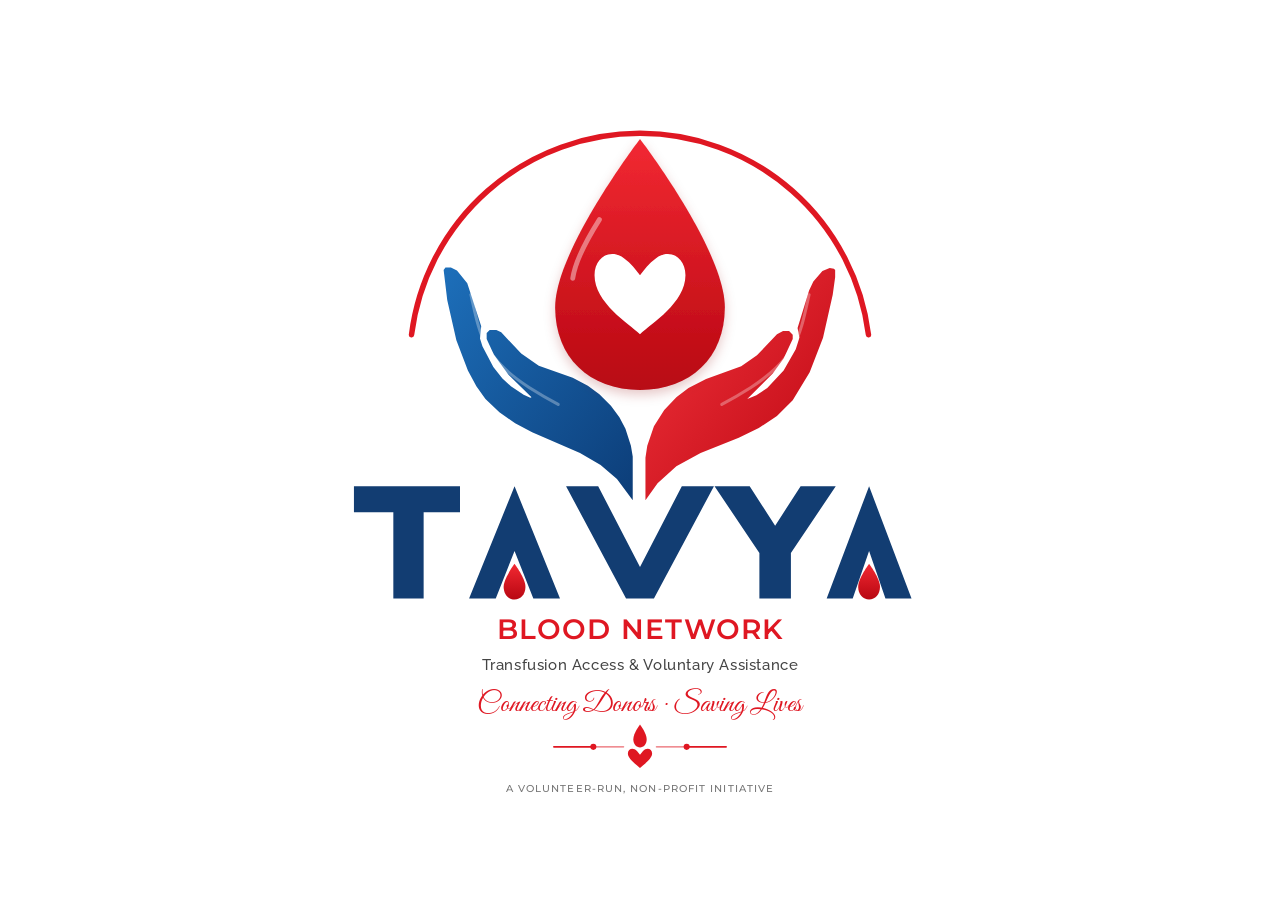
<file: logog.html>
<!DOCTYPE html>
<html lang="en">
<head>
<meta charset="UTF-8">
<meta name="viewport" content="width=device-width, initial-scale=1.0">

<title>TAVYA Blood Network</title>

<link href="https://fonts.googleapis.com/css2?family=Great+Vibes&family=Montserrat:wght@300;400;500;600;700&family=Raleway:wght@400;500;600&display=swap" rel="stylesheet">

<style>
* {
    box-sizing: border-box;
}

html,
body {
    margin: 0;
    padding: 0;
    width: 100%;
    min-height: 100%;
}

body {
    display: flex;
    justify-content: center;
    align-items: center;
    min-height: 100vh;
    background: #ffffff;
    overflow: hidden;
}

.logo-wrapper {
    width: min(96vw, 760px);
    cursor: pointer;
    user-select: none;
    -webkit-user-select: none;
    -webkit-touch-callout: none;
}

.tavya-logo {
    display: block;
    width: 100%;
    height: auto;
}

/* =========================================================
   COLORS
   ========================================================= */

.left-hand,
.right-hand,
.blood-drop,
.letter-drop,
.middle-drop {
    stroke: none;
}

.tavya-word {
    fill: #123d72;
}

.network-text {
    fill: #df1722;
    letter-spacing: 2px;
}

.subtitle {
    fill: #444444;
    letter-spacing: 1px;
}

.tagline {
    fill: #df1722;
}

.footer-text {
    fill: #777777;
    letter-spacing: 1.8px;
}

.hand-highlight {
    fill: none;
    stroke: rgba(255,255,255,0.30);
    stroke-width: 5;
    stroke-linecap: round;
}

.outer-arc {
    fill: none;
    stroke: #df1722;
    stroke-width: 9;
    stroke-linecap: round;
}

.drop-highlight {
    fill: none;
    stroke: rgba(255,255,255,0.42);
    stroke-width: 8;
    stroke-linecap: round;
}

.heart {
    fill: #ffffff !important;
}

.middle-line,
.middle-connection {
    fill: none;
    stroke: #df1722;
    stroke-linecap: round;
}

.middle-line {
    stroke-width: 3;
}

.middle-connection {
    stroke-width: 2;
    opacity: 0.65;
}

.middle-node {
    fill: #df1722;
}

.middle-heart {
    fill: #df1722;
}

.middle-drop {
    fill: #df1722;
}

/* =========================================================
   GRADIENTS
   ========================================================= */

#blueHandGradient stop:first-child {
    stop-color: #1d6fba;
}

#blueHandGradient stop:last-child {
    stop-color: #0c3d78;
}

#redHandGradient stop:first-child {
    stop-color: #f2343d;
}

#redHandGradient stop:last-child {
    stop-color: #bd0712;
}

#bloodGradient stop:first-child {
    stop-color: #f22932;
}

#bloodGradient stop:last-child {
    stop-color: #b80712;
}

/* =========================================================
   INITIAL STATES
   ========================================================= */

.outer-arc {
    opacity: 0;
    stroke-dasharray: 1800;
    stroke-dashoffset: 1800;
    animation: arcDraw 1.3s ease 0.05s forwards;
}

.left-hand {
    opacity: 0;
    transform-origin: center;
    animation:
        handAppearLeft 0.95s cubic-bezier(.2,.8,.2,1) 0.35s forwards;
}

.right-hand {
    opacity: 0;
    transform-origin: center;
    animation:
        handAppearRight 0.95s cubic-bezier(.2,.8,.2,1) 0.35s forwards;
}

.hand-highlight {
    opacity: 0;
    stroke-dasharray: 300;
    stroke-dashoffset: 300;
    animation:
        highlightDraw 0.8s ease 0.95s forwards;
}

.blood-drop {
    opacity: 0;
    transform-box: fill-box;
    transform-origin: center;
    animation:
        dropAppear 0.9s cubic-bezier(.2,.8,.2,1) 0.75s forwards,
        dropFloat 3s ease-in-out 1.8s infinite;
}

.drop-highlight {
    opacity: 0;
    stroke-dasharray: 180;
    stroke-dashoffset: 180;
    animation:
        highlightDrop 0.7s ease 1.25s forwards;
}

.heart {
    opacity: 0;
    transform-box: fill-box;
    transform-origin: center;
    animation:
        heartAppear 0.7s ease 1.45s forwards,
        mainHeartBeat 2.6s ease-in-out 2.5s infinite;
}

.tavya-word {
    opacity: 0;
    animation:
        wordAppear 0.65s ease 1.75s forwards;
}

.letter-drop {
    opacity: 0;
    transform-box: fill-box;
    transform-origin: center;
    animation:
        letterDropAppear 0.55s ease 2.05s forwards,
        letterDropPulse 2.4s ease-in-out 2.8s infinite;
}

.network-text {
    opacity: 0;
    animation:
        textAppear 0.65s ease 2.25s forwards;
}

.subtitle {
    opacity: 0;
    animation:
        textAppear 0.65s ease 2.45s forwards;
}

.tagline {
    opacity: 0;
    animation:
        taglineAppear 0.8s ease 2.75s forwards;
}

.middle-design {
    opacity: 1;
}

.middle-line,
.middle-connection,
.middle-node {
    opacity: 0;
}

.middle-line {
    animation:
        middleLineAppear 0.6s ease 3.15s forwards;
}

.middle-connection {
    animation:
        middleConnectionAppear 0.6s ease 3.25s forwards;
}

.middle-node {
    animation:
        middleNodeAppear 0.5s ease 3.3s forwards;
}

.middle-drop {
    opacity: 0;
    transform-box: fill-box;
    transform-origin: center;
    animation:
        middleDropAppear 0.6s ease 3.45s forwards,
        middleDropPulse 2.2s ease-in-out 4.3s infinite;
}

.middle-heart {
    opacity: 0;
    transform-box: fill-box;
    transform-origin: center;
    animation:
        middleHeartAppear 0.7s ease 3.55s forwards,
        middleHeartBeat 2.2s ease-in-out 4.3s infinite;
}

.footer-text {
    opacity: 0;
    animation:
        textAppear 0.6s ease 3.8s forwards;
}

/* =========================================================
   ANIMATIONS
   ========================================================= */

@keyframes arcDraw {
    0% {
        opacity: 0;
        stroke-dashoffset: 1800;
    }
    100% {
        opacity: 1;
        stroke-dashoffset: 0;
    }
}

@keyframes handAppearLeft {
    0% {
        opacity: 0;
        transform: translateX(-45px) translateY(25px) scale(0.96);
    }
    70% {
        opacity: 1;
    }
    100% {
        opacity: 1;
        transform: translateX(0) translateY(0) scale(1);
    }
}

@keyframes handAppearRight {
    0% {
        opacity: 0;
        transform: translateX(45px) translateY(25px) scale(0.96);
    }
    70% {
        opacity: 1;
    }
    100% {
        opacity: 1;
        transform: translateX(0) translateY(0) scale(1);
    }
}

@keyframes highlightDraw {
    0% {
        opacity: 0;
        stroke-dashoffset: 300;
    }
    100% {
        opacity: 1;
        stroke-dashoffset: 0;
    }
}

@keyframes dropAppear {
    0% {
        opacity: 0;
        transform: translateY(-25px) scale(0.8);
    }
    70% {
        opacity: 1;
        transform: translateY(4px) scale(1.03);
    }
    100% {
        opacity: 1;
        transform: translateY(0) scale(1);
    }
}

@keyframes dropFloat {
    0%,
    100% {
        transform: translateY(0);
    }
    50% {
        transform: translateY(-5px);
    }
}

@keyframes highlightDrop {
    0% {
        opacity: 0;
        stroke-dashoffset: 180;
    }
    100% {
        opacity: 1;
        stroke-dashoffset: 0;
    }
}

@keyframes heartAppear {
    0% {
        opacity: 0;
        transform: scale(0.4);
    }
    65% {
        opacity: 1;
        transform: scale(1.12);
    }
    100% {
        opacity: 1;
        transform: scale(1);
    }
}

@keyframes mainHeartBeat {
    0%,
    100% {
        transform: scale(1);
    }
    10% {
        transform: scale(1.07);
    }
    20% {
        transform: scale(1);
    }
    30% {
        transform: scale(1.05);
    }
    40% {
        transform: scale(1);
    }
}

@keyframes wordAppear {
    0% {
        opacity: 0;
        transform: translateY(18px);
    }
    100% {
        opacity: 1;
        transform: translateY(0);
    }
}

@keyframes letterDropAppear {
    0% {
        opacity: 0;
        transform: translateY(-10px) scale(0.65);
    }
    70% {
        opacity: 1;
        transform: translateY(2px) scale(1.05);
    }
    100% {
        opacity: 1;
        transform: translateY(0) scale(1);
    }
}

@keyframes letterDropPulse {
    0%,
    100% {
        transform: scale(1);
    }
    50% {
        transform: scale(1.07);
    }
}

@keyframes textAppear {
    0% {
        opacity: 0;
        transform: translateY(10px);
    }
    100% {
        opacity: 1;
        transform: translateY(0);
    }
}

@keyframes taglineAppear {
    0% {
        opacity: 0;
        transform: translateY(15px) scale(0.96);
    }
    100% {
        opacity: 1;
        transform: translateY(0) scale(1);
    }
}

@keyframes middleLineAppear {
    0% {
        opacity: 0;
        transform: scaleX(0);
    }
    100% {
        opacity: 1;
        transform: scaleX(1);
    }
}

@keyframes middleConnectionAppear {
    0% {
        opacity: 0;
        stroke-dasharray: 60;
        stroke-dashoffset: 60;
    }
    100% {
        opacity: 0.65;
        stroke-dasharray: 60;
        stroke-dashoffset: 0;
    }
}

@keyframes middleNodeAppear {
    0% {
        opacity: 0;
        transform: scale(0);
    }
    70% {
        opacity: 1;
        transform: scale(1.3);
    }
    100% {
        opacity: 1;
        transform: scale(1);
    }
}

@keyframes middleDropAppear {
    0% {
        opacity: 0;
        transform: translateY(-8px) scale(0.5);
    }
    70% {
        opacity: 1;
        transform: translateY(2px) scale(1.08);
    }
    100% {
        opacity: 1;
        transform: translateY(0) scale(1);
    }
}

@keyframes middleDropPulse {
    0%,
    100% {
        transform: scale(1);
    }
    50% {
        transform: scale(1.12);
    }
}

@keyframes middleHeartAppear {
    0% {
        opacity: 0;
        transform: scale(0.3);
    }
    70% {
        opacity: 1;
        transform: scale(1.15);
    }
    100% {
        opacity: 1;
        transform: scale(1);
    }
}

@keyframes middleHeartBeat {
    0%,
    100% {
        transform: scale(1);
    }
    10% {
        transform: scale(1.18);
    }
    20% {
        transform: scale(1);
    }
    30% {
        transform: scale(1.12);
    }
    40% {
        transform: scale(1);
    }
}

/* =========================================================
   SVG
   ========================================================= */

svg {
    overflow: visible;
}

/* =========================================================
   MOBILE
   ========================================================= */

@media (max-width: 600px) {

    .logo-wrapper {
        width: 98vw;
    }

}
</style>
</head>

<body>

<div class="logo-wrapper" title="Click to replay animation">

<svg
    class="tavya-logo"
    viewBox="0 0 1254 1290"
    xmlns="http://www.w3.org/2000/svg"
    aria-label="TAVYA Blood Network logo"
    role="img"
>

<defs>

    <!-- BLUE HAND -->
    <linearGradient
        id="blueHandGradient"
        x1="0"
        y1="0"
        x2="1"
        y2="1"
    >
        <stop offset="0%" stop-color="#1d6fba"/>
        <stop offset="100%" stop-color="#0c3d78"/>
    </linearGradient>

    <!-- RED HAND -->
    <linearGradient
        id="redHandGradient"
        x1="0"
        y1="0"
        x2="1"
        y2="1"
    >
        <stop offset="0%" stop-color="#f2343d"/>
        <stop offset="100%" stop-color="#bd0712"/>
    </linearGradient>

    <!-- BLOOD -->
    <linearGradient
        id="bloodGradient"
        x1="0"
        y1="0"
        x2="0"
        y2="1"
    >
        <stop offset="0%" stop-color="#f22932"/>
        <stop offset="100%" stop-color="#b80712"/>
    </linearGradient>

    <!-- DROP SHADOW -->
    <filter
        id="dropShadow"
        x="-30%"
        y="-30%"
        width="160%"
        height="170%"
    >
        <feDropShadow
            dx="0"
            dy="8"
            stdDeviation="10"
            flood-color="#8c0010"
            flood-opacity="0.22"
        />
    </filter>

</defs>


<!-- =====================================================
     OUTER RED ARC
     ===================================================== -->

<path
    class="outer-arc"
    d="
        M250 455
        A380 380 0 0 1 1004 455
    "
/>


<!-- =====================================================
     LEFT HELPING HAND
     ===================================================== -->

<path
    class="left-hand"
    fill="url(#blueHandGradient)"
    d="
        M306 344
        L303 348
        L309 398
        L324 464
        L343 514
        L357 540
        L372 561
        L395 583
        L421 601
        L449 616
        L528 650
        L562 670
        L589 693
        L615 728
        L615 656
        L612 638
        L603 610
        L593 591
        L579 572
        L560 553
        L541 539
        L516 526
        L460 506
        L431 486
        L398 451
        L390 447
        L379 447
        L374 452
        L374 462
        L386 488
        L410 521
        L448 558
        L446 559
        L435 554
        L414 540
        L400 527
        L385 508
        L367 474
        L363 461
        L365 441
        L342 370
        L325 349
        L315 344
        Z
    "
/>


<!-- =====================================================
     RIGHT HELPING HAND
     ===================================================== -->

<path
    class="right-hand"
    fill="url(#redHandGradient)"
    d="
        M947 346
        L940 345
        L928 350
        L913 367
        L906 382
        L887 444
        L890 460
        L884 479
        L864 514
        L837 543
        L819 555
        L804 561
        L846 519
        L864 494
        L879 462
        L879 455
        L873 449
        L863 449
        L853 454
        L820 489
        L794 507
        L736 528
        L707 543
        L687 558
        L667 579
        L650 606
        L639 638
        L636 658
        L636 728
        L656 700
        L687 672
        L727 650
        L790 625
        L823 609
        L853 589
        L879 563
        L907 517
        L929 460
        L945 389
        L949 360
        L949 348
        Z
    "
/>


<!-- =====================================================
     HAND HIGHLIGHTS
     ===================================================== -->

<path
    class="hand-highlight"
    d="
        M348 389
        C355 420 361 452 374 474
        C391 502 412 521 444 542
        C463 554 477 562 492 570
    "
/>

<path
    class="hand-highlight"
    d="
        M906 389
        C899 420 893 452 880 474
        C863 502 842 521 810 542
        C791 554 777 562 762 570
    "
/>


<!-- =====================================================
     CENTRAL BLOOD DROP
     ===================================================== -->

<path
    class="blood-drop"
    fill="url(#bloodGradient)"
    filter="url(#dropShadow)"
    d="
        M627 132
        C627 132 487 315 487 410
        C487 492 543 546 627 546
        C711 546 767 492 767 410
        C767 315 627 132 627 132
        Z
    "
/>


<!-- =====================================================
     BLOOD DROP HIGHLIGHT
     ===================================================== -->

<path
    class="drop-highlight"
    d="
        M560 265
        C536 303 520 334 516 362
    "
/>


<!-- =====================================================
     WHITE HEART INSIDE MAIN DROP
     ===================================================== -->

<path
    class="heart"
    fill="#ffffff"
    d="
        M627 454
        C608 437 552 402 552 357
        C552 326 579 312 601 329
        C612 337 620 347 627 357
        C634 347 642 337 653 329
        C675 312 702 326 702 357
        C702 402 646 437 627 454
        Z
    "
/>


<!-- =====================================================
     TAVYA WORDMARK
     
     T = normal
     A = OPEN INVERTED V
         NO HORIZONTAL CROSSBAR
     V = normal
     Y = normal
     A = OPEN INVERTED V
         NO HORIZONTAL CROSSBAR
     ===================================================== -->


<!-- T -->

<path
    class="tavya-word"
    d="
        M155 705
        H330
        V748
        H270
        V890
        H220
        V748
        H155
        Z
    "
/>


<!-- FIRST A — OPEN ∧ -->

<path
    class="tavya-word"
    d="
        M345 890
        L420 705
        L495 890
        H451
        L420 812
        L389 890
        Z
    "
/>


<!-- V -->

<path
    class="tavya-word"
    d="
        M505 705
        H558
        L627 838
        L696 705
        H749
        L650 890
        H604
        Z
    "
/>


<!-- Y -->

<path
    class="tavya-word"
    d="
        M750 705
        H808
        L850 770
        L892 705
        H950
        L876 815
        V890
        H824
        V815
        Z
    "
/>


<!-- SECOND A — OPEN ∧ -->

<path
    class="tavya-word"
    d="
        M935 890
        L1005 705
        L1075 890
        H1032
        L1005 812
        L978 890
        Z
    "
/>


<!-- =====================================================
     BLOOD DROPLETS UNDER THE TWO OPEN A'S
     
     MOVED ANOTHER ~4 mm DOWN
     
     Previous top: 818
     New top:      833
     ===================================================== -->


<!-- FIRST A DROP -->

<path
    class="letter-drop"
    fill="url(#bloodGradient)"
    d="
        M420 833
        C420 833
        402 857
        402 871
        C402 884
        410 892
        420 892
        C430 892
        438 884
        438 871
        C438 857
        420 833
        420 833
        Z
    "
/>


<!-- SECOND A DROP -->

<path
    class="letter-drop"
    fill="url(#bloodGradient)"
    d="
        M1005 833
        C1005 833
        987 857
        987 871
        C987 884
        995 892
        1005 892
        C1015 892
        1023 884
        1023 871
        C1023 857
        1005 833
        1005 833
        Z
    "
/>


<!-- =====================================================
     BLOOD NETWORK
     ===================================================== -->

<text
    class="network-text"
    x="627"
    y="957"
    text-anchor="middle"
    font-family="Montserrat, sans-serif"
    font-size="47"
    font-weight="600"
>
    BLOOD NETWORK
</text>


<!-- =====================================================
     SUBTITLE
     ===================================================== -->

<text
    class="subtitle"
    x="627"
    y="1008"
    text-anchor="middle"
    font-family="Raleway, sans-serif"
    font-size="25"
    font-weight="500"
>
    Transfusion Access &amp; Voluntary Assistance
</text>


<!-- =====================================================
     TAGLINE
     ===================================================== -->

<text
    class="tagline"
    x="627"
    y="1075"
    text-anchor="middle"
    font-family="'Great Vibes', cursive"
    font-size="48"
>
    Connecting Donors · Saving Lives
</text>


<!-- =====================================================
     MIDDLE CONNECTING DESIGN
     
     Connecting Donors · Saving Lives
     
     Small network-style design below tagline.
     ===================================================== -->

<g class="middle-design">

    <!-- LEFT LINE -->

    <line
        class="middle-line"
        x1="485"
        y1="1135"
        x2="550"
        y2="1135"
    />


    <!-- RIGHT LINE -->

    <line
        class="middle-line"
        x1="704"
        y1="1135"
        x2="769"
        y2="1135"
    />


    <!-- LEFT CONNECTION -->

    <line
        class="middle-connection"
        x1="550"
        y1="1135"
        x2="600"
        y2="1135"
    />


    <!-- RIGHT CONNECTION -->

    <line
        class="middle-connection"
        x1="654"
        y1="1135"
        x2="704"
        y2="1135"
    />


    <!-- LEFT NODE -->

    <circle
        class="middle-node"
        cx="550"
        cy="1135"
        r="5"
    />


    <!-- RIGHT NODE -->

    <circle
        class="middle-node"
        cx="704"
        cy="1135"
        r="5"
    />


    <!-- SMALL CENTRAL BLOOD DROP -->

    <path
        class="middle-drop"
        d="
            M627 1098
            C620 1108 616 1116 616 1123
            C616 1131 621 1136 627 1136
            C633 1136 638 1131 638 1123
            C638 1116 634 1108 627 1098
            Z
        "
    />


    <!-- SMALL HEART -->

    <path
        class="middle-heart"
        d="
            M627 1170
            C621 1164 607 1155 607 1146
            C607 1138 616 1135 622 1142
            L627 1148
            L632 1142
            C638 1135 647 1138 647 1146
            C647 1155 633 1164 627 1170
            Z
        "
    />

</g>


<!-- =====================================================
     FOOTER
     ===================================================== -->

<text
    class="footer-text"
    x="627"
    y="1210"
    text-anchor="middle"
    font-family="Montserrat, sans-serif"
    font-size="17"
    font-weight="500"
>
    A VOLUNTEER-RUN, NON-PROFIT INITIATIVE
</text>


</svg>
</div>


<script>

/* =========================================================
   DISABLE RIGHT CLICK
   ========================================================= */

document.addEventListener("contextmenu", function(event) {
    event.preventDefault();
});


/* =========================================================
   DISABLE COMMON COPY / SAVE SHORTCUTS
   ========================================================= */

document.addEventListener("keydown", function(event) {

    if (
        (event.ctrlKey || event.metaKey) &&
        (
            event.key.toLowerCase() === "c" ||
            event.key.toLowerCase() === "u" ||
            event.key.toLowerCase() === "s" ||
            event.key.toLowerCase() === "a"
        )
    ) {
        event.preventDefault();
    }

});


/* =========================================================
   REPLAY LOGO ANIMATION ON CLICK
   ========================================================= */

document
.querySelector(".tavya-logo")
.addEventListener("click", function() {

    const animatedElements = document.querySelectorAll(

        ".outer-arc, " +

        ".left-hand, " +

        ".right-hand, " +

        ".hand-highlight, " +

        ".blood-drop, " +

        ".drop-highlight, " +

        ".heart, " +

        ".tavya-word, " +

        ".letter-drop, " +

        ".network-text, " +

        ".subtitle, " +

        ".tagline, " +

        ".middle-design, " +

        ".middle-line, " +

        ".middle-connection, " +

        ".middle-node, " +

        ".middle-heart, " +

        ".middle-drop, " +

        ".footer-text"

    );


    animatedElements.forEach(function(element) {

        element.style.animation = "none";

        void element.offsetWidth;

        element.style.animation = "";

    });

});

</script>

</body>
</html>
</file>
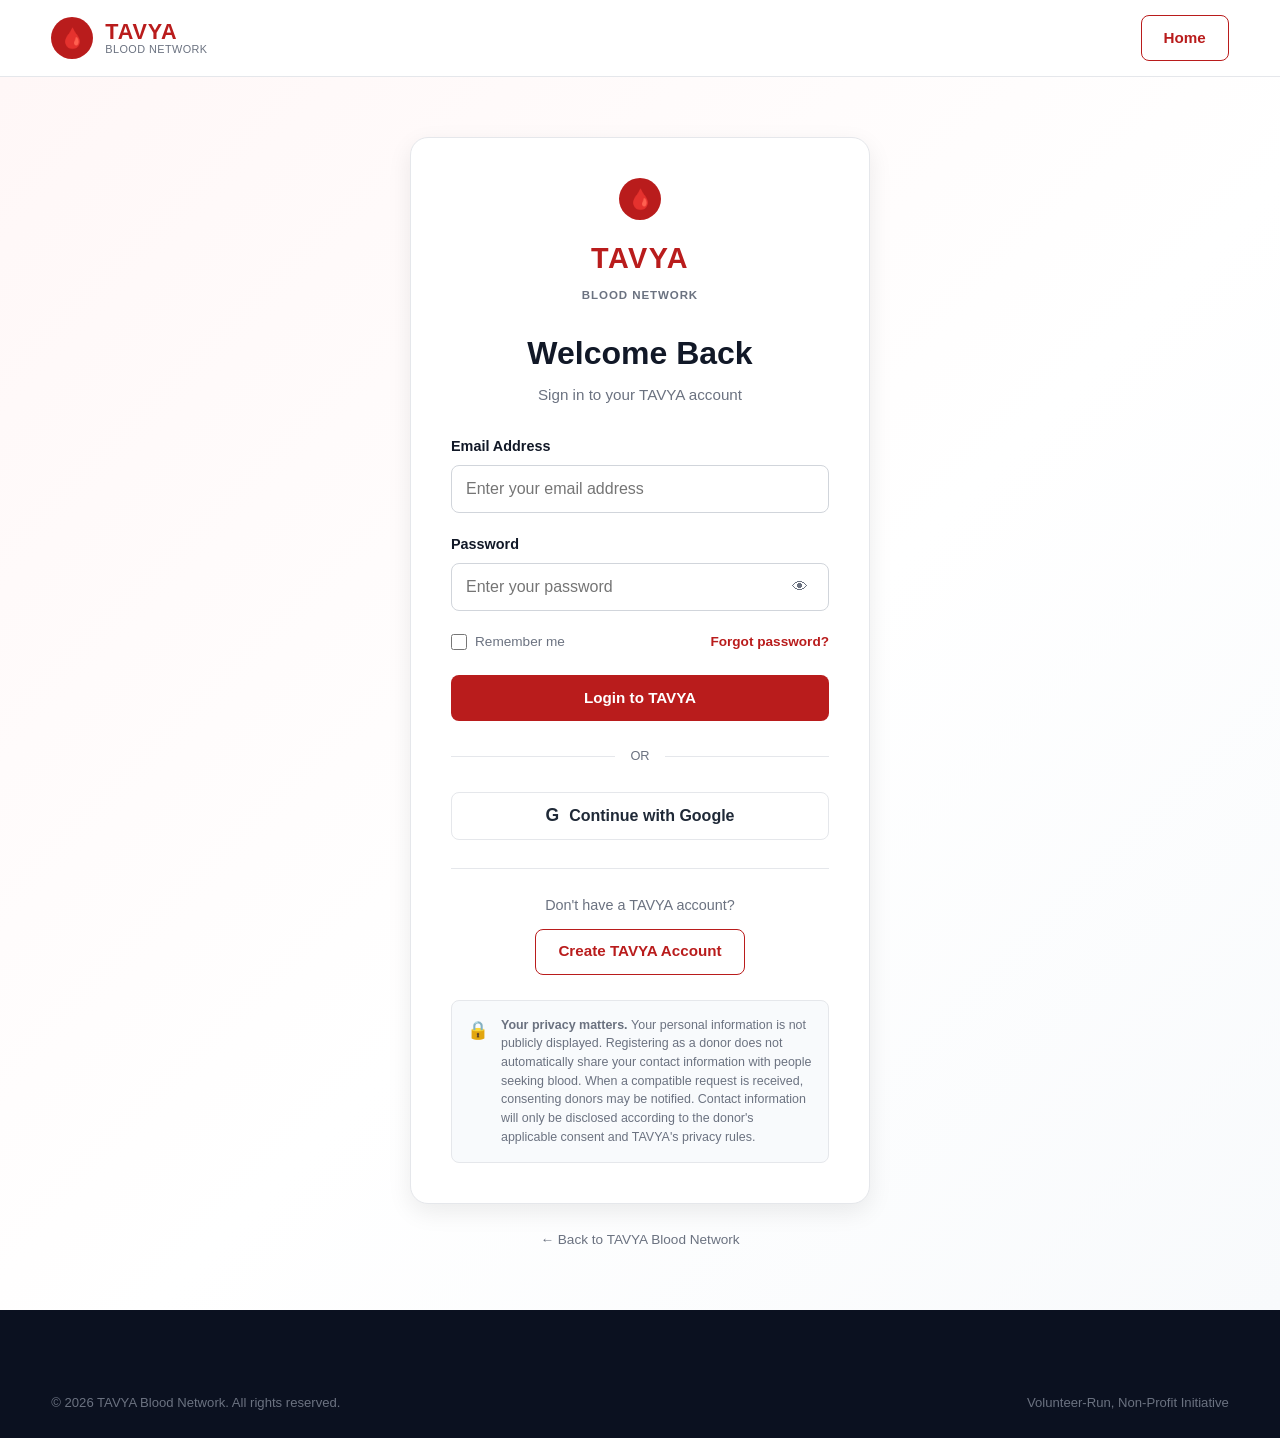
<file: auth/login.html>
<!DOCTYPE html>
<html lang="en">

<head>
    <meta charset="UTF-8">

    <meta name="viewport"
          content="width=device-width, initial-scale=1.0">

    <meta name="description"
          content="Login to your TAVYA Blood Network account.">

    <meta name="theme-color"
          content="#b91c1c">

    <title>
        Login | TAVYA Blood Network
    </title>

    <!-- Main TAVYA Stylesheet -->
    <link rel="stylesheet"
          href="../assets/css/style.css">

    <style>

        /* =====================================================
           TAVYA LOGIN PAGE
           Page-specific styles
           ===================================================== */

        .auth-page {
            min-height: calc(100vh - 76px);

            display: flex;
            align-items: center;
            justify-content: center;

            padding: 60px 20px;

            background:
                linear-gradient(
                    135deg,
                    #fff7f7 0%,
                    #ffffff 55%,
                    #f8fafc 100%
                );
        }


        .auth-wrapper {
            width: 100%;
            max-width: 460px;
        }


        .auth-card {
            padding: 40px;

            background: #ffffff;

            border: 1px solid var(--border);

            border-radius: var(--radius-lg);

            box-shadow: var(--shadow-md);
        }


        .auth-brand {
            text-align: center;

            margin-bottom: 30px;
        }


        .auth-brand .logo-mark {
            margin: 0 auto 15px;
        }


        .auth-brand .logo-name {
            display: block;

            font-size: 1.8rem;
            font-weight: 800;

            color: var(--primary);

            letter-spacing: 0.05em;
        }


        .auth-brand .logo-subtitle {
            display: block;

            margin-top: 5px;

            color: var(--text-light);

            font-size: 0.72rem;
            font-weight: 600;

            letter-spacing: 0.08em;
        }


        .auth-heading {
            text-align: center;

            margin-bottom: 28px;
        }


        .auth-heading h1 {
            font-size: 2rem;

            margin-bottom: 10px;
        }


        .auth-heading p {
            font-size: 0.95rem;
        }


        .password-wrapper {
            position: relative;
        }


        .password-wrapper .form-control {
            padding-right: 52px;
        }


        .password-toggle {
            position: absolute;

            top: 50%;
            right: 10px;

            transform: translateY(-50%);

            width: 38px;
            height: 38px;

            border: none;

            background: transparent;

            color: var(--text-light);

            cursor: pointer;

            border-radius: 6px;
        }


        .password-toggle:hover {
            background: var(--background-soft);
            color: var(--primary);
        }


        .form-row {
            display: flex;

            align-items: center;
            justify-content: space-between;

            gap: 15px;

            margin-bottom: 22px;
        }


        .remember-me {
            display: flex;

            align-items: center;

            gap: 8px;

            color: var(--text-light);

            font-size: 0.85rem;
        }


        .remember-me input {
            width: 16px;
            height: 16px;

            accent-color: var(--primary);

            cursor: pointer;
        }


        .forgot-link {
            color: var(--primary);

            font-size: 0.85rem;

            font-weight: 600;
        }


        .forgot-link:hover {
            text-decoration: underline;
        }


        .login-button {
            width: 100%;
        }


        .divider {
            display: flex;

            align-items: center;

            gap: 15px;

            margin: 25px 0;

            color: var(--text-light);

            font-size: 0.8rem;
        }


        .divider::before,
        .divider::after {
            content: "";

            flex: 1;

            height: 1px;

            background: var(--border);
        }


        .google-button {
            width: 100%;

            min-height: 48px;

            display: flex;

            align-items: center;
            justify-content: center;

            gap: 10px;

            border: 1px solid var(--border);

            border-radius: var(--radius-sm);

            background: #ffffff;

            color: var(--text);

            font-weight: 600;

            cursor: pointer;

            transition:
                background 0.2s ease,
                border-color 0.2s ease;
        }


        .google-button:hover {
            background: var(--background-soft);

            border-color: #d1d5db;
        }


        .google-icon {
            font-weight: 800;

            font-size: 1.1rem;
        }


        .create-account {
            margin-top: 28px;

            padding-top: 25px;

            border-top: 1px solid var(--border);

            text-align: center;
        }


        .create-account p {
            margin-bottom: 12px;

            font-size: 0.9rem;
        }


        .security-notice {
            display: flex;

            gap: 12px;

            margin-top: 25px;

            padding: 15px;

            border-radius: var(--radius-sm);

            background: #f8fafc;

            border: 1px solid var(--border);
        }


        .security-icon {
            flex-shrink: 0;

            font-size: 1.1rem;
        }


        .security-notice p {
            font-size: 0.78rem;

            line-height: 1.5;
        }


        .back-home {
            display: block;

            margin-top: 25px;

            text-align: center;

            color: var(--text-light);

            font-size: 0.85rem;

            font-weight: 500;
        }


        .back-home:hover {
            color: var(--primary);
        }


        .auth-message {
            display: none;

            padding: 12px 15px;

            margin-bottom: 20px;

            border-radius: var(--radius-sm);

            font-size: 0.88rem;
        }


        .auth-message.show {
            display: block;
        }


        .auth-message.error {
            background: #fee2e2;
            color: #991b1b;
        }


        .auth-message.info {
            background: #dbeafe;
            color: #1e40af;
        }


        /* =====================================================
           RESPONSIVE
           ===================================================== */

        @media (max-width: 600px) {

            .auth-page {
                padding: 35px 15px;
            }

            .auth-card {
                padding: 30px 22px;
            }

            .auth-heading h1 {
                font-size: 1.75rem;
            }

            .form-row {
                align-items: flex-start;

                flex-direction: column;

                gap: 10px;
            }

        }

    </style>

</head>


<body>


<!-- =========================================================
     HEADER
     ========================================================= -->

<header class="site-header">

    <div class="container">

        <nav class="navbar">

            <!-- TAVYA Logo -->

            <a href="../index.html"
               class="logo"
               aria-label="TAVYA Blood Network Home">

                <div class="logo-mark">
                    🩸
                </div>

                <div class="logo-text">

                    <span class="logo-name">
                        TAVYA
                    </span>

                    <span class="logo-subtitle">
                        BLOOD NETWORK
                    </span>

                </div>

            </a>


            <!-- Back to Home -->

            <div class="nav-actions">

                <a href="../index.html"
                   class="btn btn-outline">

                    Home

                </a>

            </div>

        </nav>

    </div>

</header>



<!-- =========================================================
     LOGIN
     ========================================================= -->

<main>

<section class="auth-page">

    <div class="auth-wrapper">

        <div class="auth-card">


            <!-- =================================================
                 BRAND
                 ================================================= -->

            <div class="auth-brand">

                <div class="logo-mark">
                    🩸
                </div>

                <span class="logo-name">
                    TAVYA
                </span>

                <span class="logo-subtitle">
                    BLOOD NETWORK
                </span>

            </div>



            <!-- =================================================
                 HEADING
                 ================================================= -->

            <div class="auth-heading">

                <h1>
                    Welcome Back
                </h1>

                <p>
                    Sign in to your TAVYA account
                </p>

            </div>



            <!-- =================================================
                 MESSAGE
                 ================================================= -->

            <div id="auth-message"
                 class="auth-message"
                 role="alert">
            </div>



            <!-- =================================================
                 LOGIN FORM
                 ================================================= -->

            <form id="login-form"
                  novalidate>


                <!-- Email -->

                <div class="form-group">

                    <label
                        for="email"
                        class="form-label">

                        Email Address

                    </label>

                    <input
                        type="email"
                        id="email"
                        name="email"
                        class="form-control"
                        placeholder="Enter your email address"
                        autocomplete="email"
                        required>

                </div>



                <!-- Password -->

                <div class="form-group">

                    <label
                        for="password"
                        class="form-label">

                        Password

                    </label>


                    <div class="password-wrapper">

                        <input
                            type="password"
                            id="password"
                            name="password"
                            class="form-control"
                            placeholder="Enter your password"
                            autocomplete="current-password"
                            required>


                        <button
                            type="button"
                            class="password-toggle"
                            id="password-toggle"
                            aria-label="Show password">

                            👁

                        </button>

                    </div>

                </div>



                <!-- Remember / Forgot -->

                <div class="form-row">

                    <label class="remember-me">

                        <input
                            type="checkbox"
                            id="remember-me"
                            name="remember-me">

                        <span>
                            Remember me
                        </span>

                    </label>


                    <a href="forgot-password.html"
                       class="forgot-link">

                        Forgot password?

                    </a>

                </div>



                <!-- Login -->

                <button
                    type="submit"
                    class="btn btn-primary login-button">

                    Login to TAVYA

                </button>

            </form>



            <!-- =================================================
                 GOOGLE LOGIN
                 ================================================= -->

            <div class="divider">
                OR
            </div>


            <button
                type="button"
                class="google-button"
                id="google-login">

                <span class="google-icon">
                    G
                </span>

                Continue with Google

            </button>



            <!-- =================================================
                 CREATE ACCOUNT
                 ================================================= -->

            <div class="create-account">

                <p>
                    Don't have a TAVYA account?
                </p>

                <a href="signup.html"
                   class="btn btn-outline">

                    Create TAVYA Account

                </a>

            </div>



            <!-- =================================================
                 SECURITY NOTICE
                 ================================================= -->

            <div class="security-notice">

                <div class="security-icon">
                    🔒
                </div>

                <p>

                    <strong>
                        Your privacy matters.
                    </strong>

                    Your personal information is not
                    publicly displayed. Registering as a
                    donor does not automatically share
                    your contact information with people
                    seeking blood.

                    When a compatible request is received,
                    consenting donors may be notified.
                    Contact information will only be
                    disclosed according to the donor's
                    applicable consent and TAVYA's privacy
                    rules.

                </p>

            </div>


        </div>



        <!-- Back Home -->

        <a href="../index.html"
           class="back-home">

            ← Back to TAVYA Blood Network

        </a>

    </div>

</section>

</main>



<!-- =========================================================
     FOOTER
     ========================================================= -->

<footer class="site-footer">

    <div class="container">

        <div class="footer-bottom">

            <span>
                © 2026 TAVYA Blood Network.
                All rights reserved.
            </span>

            <span>
                Volunteer-Run, Non-Profit Initiative
            </span>

        </div>

    </div>

</footer>



<!-- =========================================================
     JAVASCRIPT
     ========================================================= -->

<script>


/* =========================================================
   PASSWORD VISIBILITY
   ========================================================= */

const passwordInput =
    document.getElementById("password");

const passwordToggle =
    document.getElementById("password-toggle");


passwordToggle.addEventListener(
    "click",
    function () {

        const isPassword =
            passwordInput.type === "password";


        passwordInput.type =
            isPassword
                ? "text"
                : "password";


        passwordToggle.textContent =
            isPassword
                ? "🙈"
                : "👁";


        passwordToggle.setAttribute(
            "aria-label",
            isPassword
                ? "Hide password"
                : "Show password"
        );

    }
);



/* =========================================================
   MESSAGE FUNCTION
   ========================================================= */

function showMessage(
    message,
    type = "info"
) {

    const messageBox =
        document.getElementById(
            "auth-message"
        );


    messageBox.textContent =
        message;


    messageBox.className =
        "auth-message show " + type;

}



/* =========================================================
   LOGIN FORM
   ========================================================= */

const loginForm =
    document.getElementById(
        "login-form"
    );


loginForm.addEventListener(
    "submit",
    function (event) {

        event.preventDefault();


        const email =
            document
                .getElementById("email")
                .value
                .trim();


        const password =
            document
                .getElementById("password")
                .value;


        if (!email) {

            showMessage(
                "Please enter your email address.",
                "error"
            );

            return;

        }


        if (!email.includes("@")) {

            showMessage(
                "Please enter a valid email address.",
                "error"
            );

            return;

        }


        if (!password) {

            showMessage(
                "Please enter your password.",
                "error"
            );

            return;

        }


        /*
         * IMPORTANT:
         *
         * Authentication is intentionally NOT
         * connected yet.
         *
         * We will connect this form to a proper
         * authentication provider before accepting
         * real TAVYA credentials.
         */

        showMessage(
            "Secure login will be activated in the next stage of TAVYA.",
            "info"
        );

    }
);



/* =========================================================
   GOOGLE LOGIN
   ========================================================= */

document
    .getElementById("google-login")
    .addEventListener(
        "click",
        function () {

            showMessage(
                "Google sign-in will be activated in the authentication setup.",
                "info"
            );

        }
    );


</script>


</body>

</html>
</file>
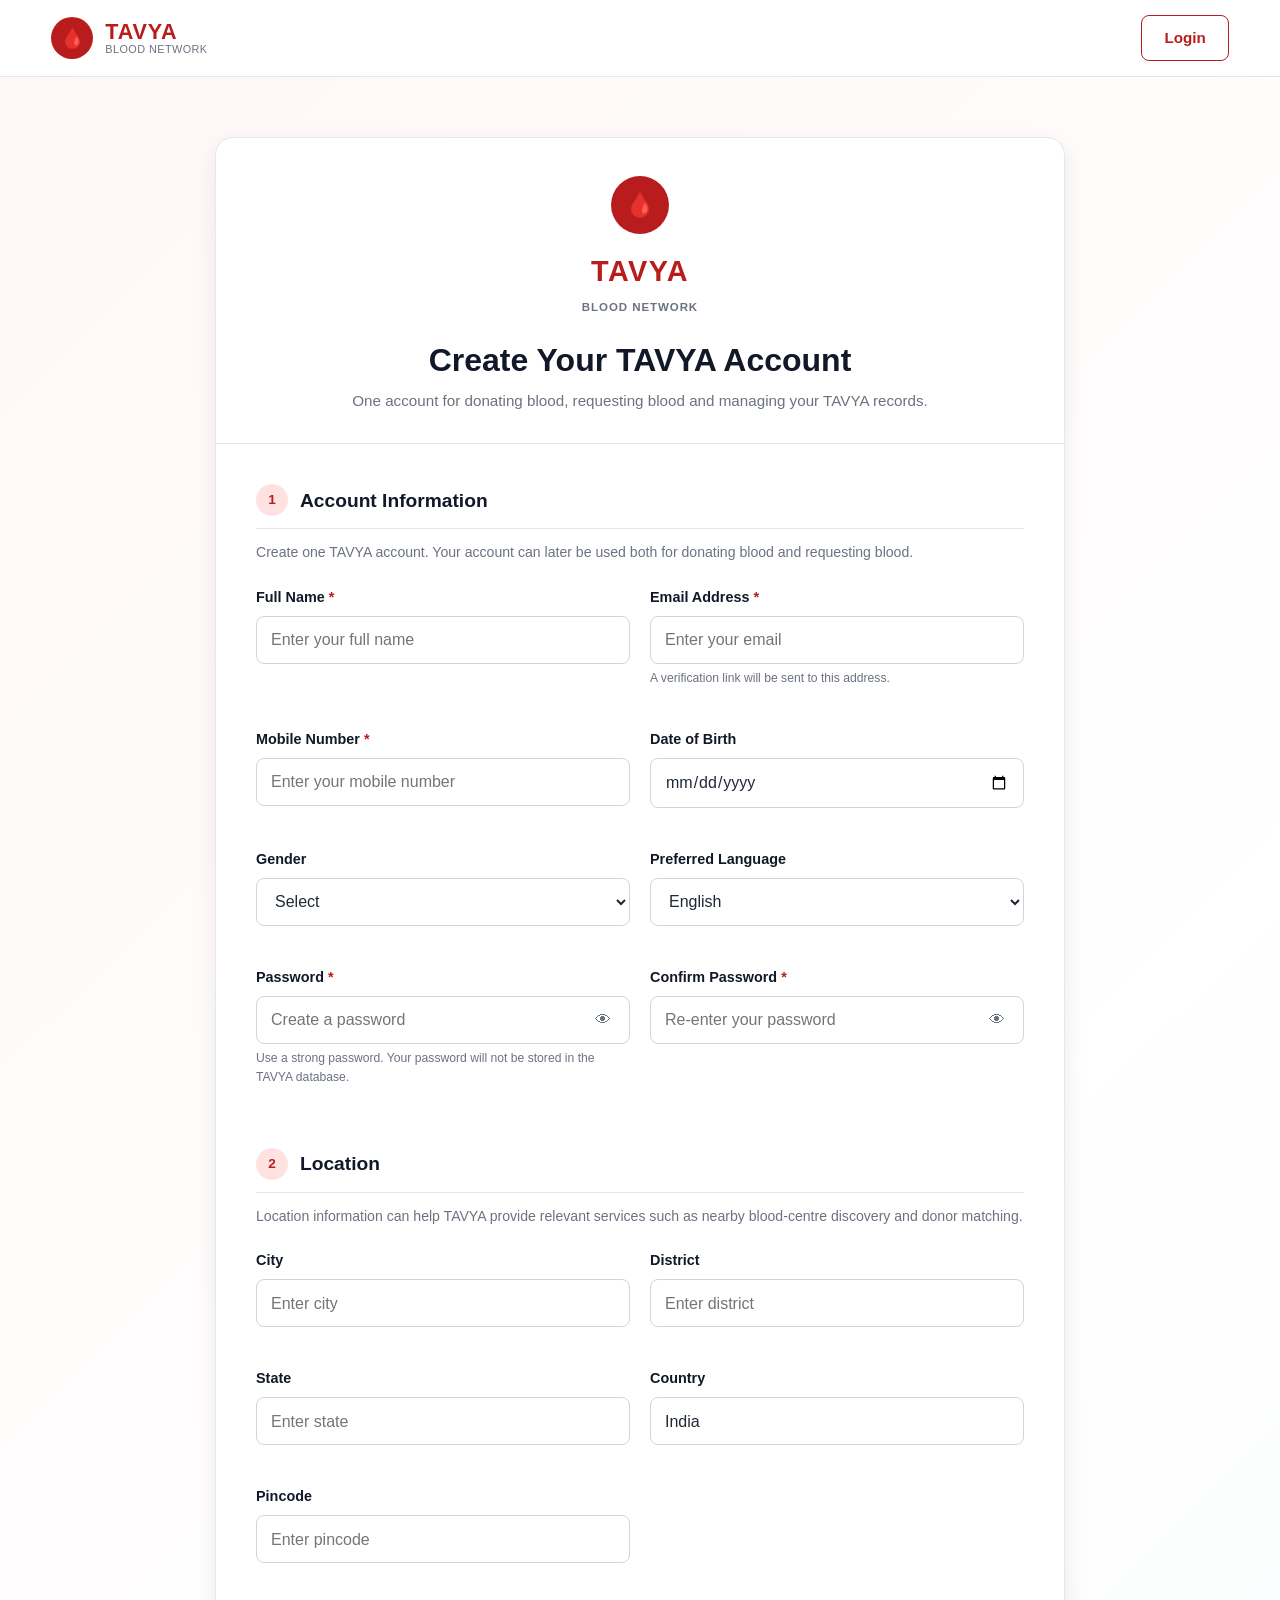
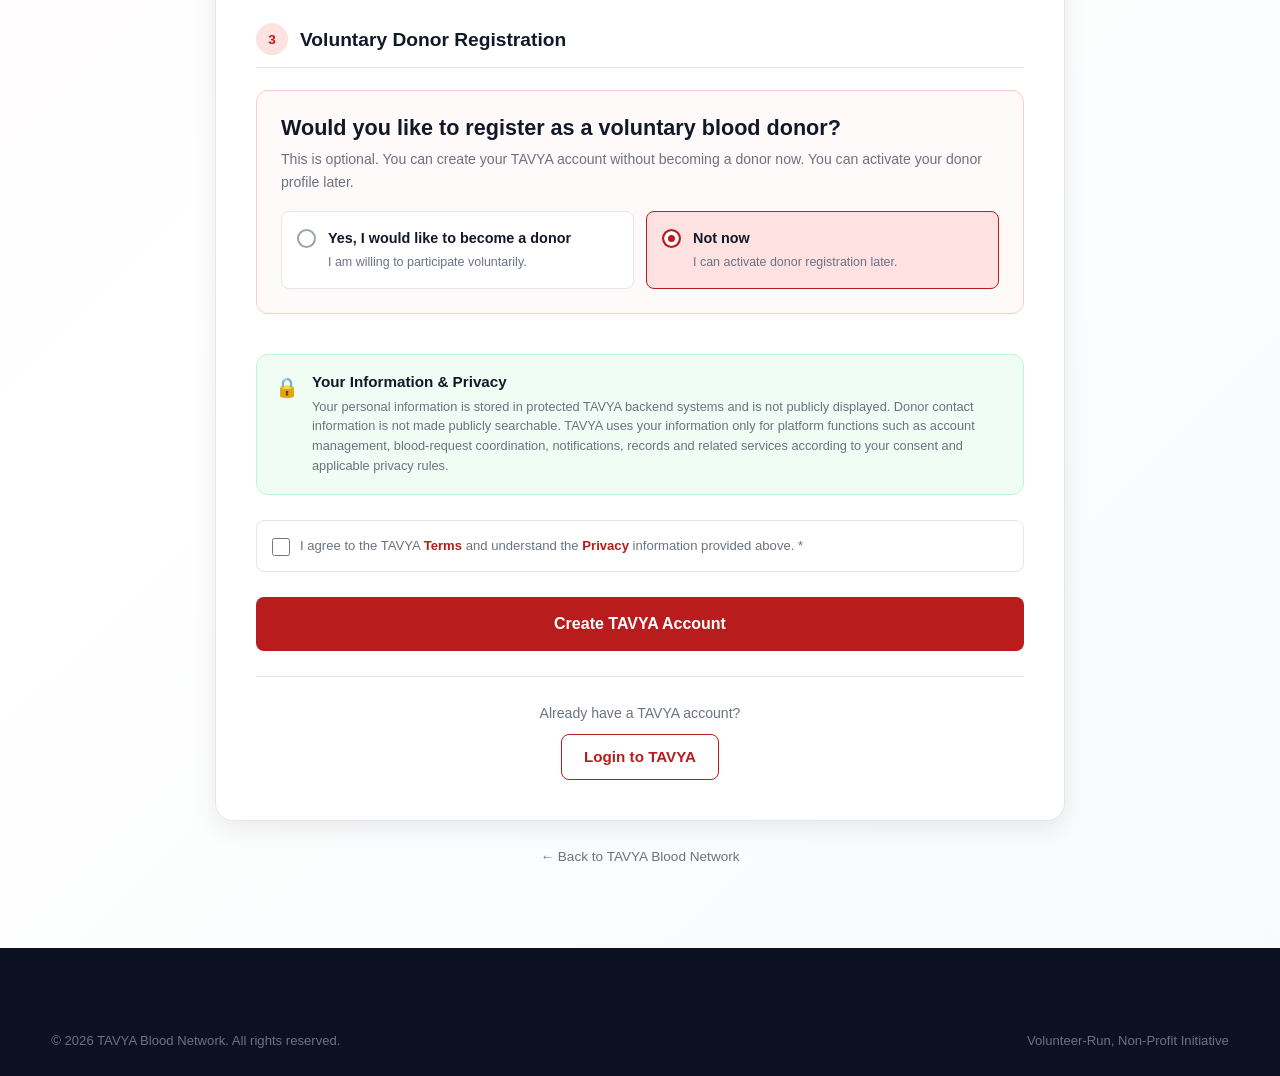
<file: auth/signup.html>
<!DOCTYPE html>
<html lang="en">

<head>
    <meta charset="UTF-8">

    <meta name="viewport"
          content="width=device-width, initial-scale=1.0">

    <meta name="description"
          content="Create a TAVYA Blood Network account. One account to donate blood, request blood and manage your TAVYA records.">

    <meta name="theme-color"
          content="#b91c1c">

    <title>
        Create Account | TAVYA Blood Network
    </title>

    <!-- Main TAVYA stylesheet -->
    <link rel="stylesheet"
          href="../assets/css/style.css">

    <style>

        /* =====================================================
           SIGNUP PAGE
           ===================================================== */

        .signup-page {
            padding: 60px 20px 80px;

            background:
                linear-gradient(
                    135deg,
                    #fff7f7 0%,
                    #ffffff 55%,
                    #f8fafc 100%
                );
        }


        .signup-wrapper {
            width: 100%;
            max-width: 850px;

            margin: 0 auto;
        }


        .signup-card {
            background: #ffffff;

            border: 1px solid var(--border);

            border-radius: var(--radius-lg);

            box-shadow: var(--shadow-md);

            overflow: hidden;
        }


        /* =====================================================
           BRAND HEADER
           ===================================================== */

        .signup-header {
            padding: 38px 40px 30px;

            text-align: center;

            border-bottom: 1px solid var(--border);
        }


        .signup-logo-mark {
            width: 58px;
            height: 58px;

            display: grid;
            place-items: center;

            margin: 0 auto 14px;

            border-radius: 50%;

            background: var(--primary);
            color: #ffffff;

            font-size: 1.5rem;
        }


        .signup-brand-name {
            display: block;

            color: var(--primary);

            font-size: 1.8rem;
            font-weight: 800;

            letter-spacing: 0.05em;
        }


        .signup-brand-subtitle {
            display: block;

            margin-top: 4px;

            color: var(--text-light);

            font-size: 0.72rem;
            font-weight: 700;

            letter-spacing: 0.08em;
        }


        .signup-header h1 {
            margin-top: 25px;
            margin-bottom: 9px;

            font-size: 2rem;
        }


        .signup-header p {
            font-size: 0.95rem;
        }


        /* =====================================================
           FORM CONTENT
           ===================================================== */

        .signup-content {
            padding: 40px;
        }


        .form-section {
            margin-bottom: 40px;
        }


        .form-section:last-child {
            margin-bottom: 0;
        }


        .form-section-title {
            display: flex;
            align-items: center;

            gap: 12px;

            margin-bottom: 22px;

            padding-bottom: 12px;

            border-bottom: 1px solid var(--border);
        }


        .section-number {
            width: 32px;
            height: 32px;

            display: grid;
            place-items: center;

            flex-shrink: 0;

            border-radius: 50%;

            background: var(--primary-light);
            color: var(--primary);

            font-size: 0.85rem;
            font-weight: 800;
        }


        .form-section-title h2 {
            font-size: 1.2rem;
        }


        .form-section-description {
            margin-top: -10px;
            margin-bottom: 22px;

            font-size: 0.88rem;
        }


        .form-grid {
            display: grid;

            grid-template-columns:
                repeat(2, 1fr);

            gap: 20px;
        }


        .form-group-full {
            grid-column: 1 / -1;
        }


        .required {
            color: var(--primary);
        }


        .field-help {
            display: block;

            margin-top: 5px;

            color: var(--text-light);

            font-size: 0.76rem;
        }


        /* =====================================================
           PASSWORD
           ===================================================== */

        .password-wrapper {
            position: relative;
        }


        .password-wrapper .form-control {
            padding-right: 52px;
        }


        .password-toggle {
            position: absolute;

            top: 50%;
            right: 8px;

            transform: translateY(-50%);

            width: 38px;
            height: 38px;

            border: none;

            background: transparent;

            color: var(--text-light);

            cursor: pointer;

            border-radius: 6px;
        }


        .password-toggle:hover {
            background: var(--background-soft);

            color: var(--primary);
        }


        /* =====================================================
           DONOR OPTION
           ===================================================== */

        .donor-choice {
            padding: 24px;

            background: #fffafa;

            border: 1px solid #fecaca;

            border-radius: var(--radius-md);
        }


        .choice-question {
            margin-bottom: 18px;
        }


        .choice-question h3 {
            margin-bottom: 7px;
        }


        .choice-question p {
            font-size: 0.88rem;
        }


        .choice-options {
            display: grid;

            grid-template-columns:
                repeat(2, 1fr);

            gap: 12px;
        }


        .choice-option {
            position: relative;
        }


        .choice-option input {
            position: absolute;

            opacity: 0;
        }


        .choice-label {
            display: flex;

            align-items: flex-start;

            gap: 12px;

            padding: 15px;

            background: #ffffff;

            border: 1px solid var(--border);

            border-radius: var(--radius-sm);

            cursor: pointer;

            transition:
                border-color 0.2s ease,
                background 0.2s ease;
        }


        .choice-label:hover {
            border-color: #fca5a5;
        }


        .choice-radio {
            width: 19px;
            height: 19px;

            flex-shrink: 0;

            margin-top: 2px;

            border: 2px solid #9ca3af;

            border-radius: 50%;
        }


        .choice-option input:checked
        + .choice-label {

            border-color: var(--primary);

            background: var(--primary-light);
        }


        .choice-option input:checked
        + .choice-label
        .choice-radio {

            border-color: var(--primary);

            box-shadow:
                inset 0 0 0 4px #ffffff;

            background: var(--primary);
        }


        .choice-label strong {
            display: block;

            margin-bottom: 3px;

            color: var(--secondary);

            font-size: 0.9rem;
        }


        .choice-label span {
            color: var(--text-light);

            font-size: 0.78rem;
        }


        /* =====================================================
           DONOR DETAILS
           ===================================================== */

        #donor-section {
            display: none;

            margin-top: 25px;

            padding: 25px;

            background: var(--background-soft);

            border: 1px solid var(--border);

            border-radius: var(--radius-md);
        }


        #donor-section.visible {
            display: block;
        }


        .component-options {
            display: grid;

            grid-template-columns:
                repeat(2, 1fr);

            gap: 10px;
        }


        .component-option {
            display: flex;

            align-items: center;

            gap: 9px;

            padding: 11px 13px;

            background: #ffffff;

            border: 1px solid var(--border);

            border-radius: var(--radius-sm);

            font-size: 0.85rem;

            cursor: pointer;
        }


        .component-option input {
            accent-color: var(--primary);

            width: 16px;
            height: 16px;
        }


        /* =====================================================
           CONSENT
           ===================================================== */

        .consent-box {
            margin-top: 25px;

            padding: 22px;

            background: #fff7ed;

            border: 1px solid #fed7aa;

            border-radius: var(--radius-md);
        }


        .consent-title {
            display: flex;

            align-items: flex-start;

            gap: 10px;

            margin-bottom: 12px;
        }


        .consent-title-icon {
            flex-shrink: 0;

            font-size: 1.1rem;
        }


        .consent-box h3 {
            font-size: 1rem;
        }


        .consent-box p {
            margin-bottom: 16px;

            font-size: 0.83rem;

            line-height: 1.6;
        }


        .consent-check {
            display: flex;

            align-items: flex-start;

            gap: 10px;

            padding: 14px;

            background: #ffffff;

            border: 1px solid #fed7aa;

            border-radius: var(--radius-sm);

            cursor: pointer;
        }


        .consent-check input {
            width: 18px;
            height: 18px;

            flex-shrink: 0;

            margin-top: 2px;

            accent-color: var(--primary);

            cursor: pointer;
        }


        .consent-check span {
            color: var(--text);

            font-size: 0.82rem;

            line-height: 1.5;
        }


        /* =====================================================
           PRIVACY NOTICE
           ===================================================== */

        .privacy-box {
            display: flex;

            gap: 13px;

            padding: 18px;

            background: #f0fdf4;

            border: 1px solid #bbf7d0;

            border-radius: var(--radius-md);
        }


        .privacy-icon {
            flex-shrink: 0;

            font-size: 1.2rem;
        }


        .privacy-box h3 {
            margin-bottom: 5px;

            font-size: 0.95rem;
        }


        .privacy-box p {
            font-size: 0.8rem;

            line-height: 1.55;
        }


        /* =====================================================
           TERMS
           ===================================================== */

        .terms-check {
            display: flex;

            align-items: flex-start;

            gap: 10px;

            margin-top: 25px;

            padding: 15px;

            background: #ffffff;

            border: 1px solid var(--border);

            border-radius: var(--radius-sm);

            cursor: pointer;
        }


        .terms-check input {
            width: 18px;
            height: 18px;

            flex-shrink: 0;

            margin-top: 2px;

            accent-color: var(--primary);

            cursor: pointer;
        }


        .terms-check span {
            color: var(--text-light);

            font-size: 0.82rem;

            line-height: 1.5;
        }


        .terms-check a {
            color: var(--primary);

            font-weight: 600;
        }


        /* =====================================================
           SUBMIT
           ===================================================== */

        .signup-submit {
            width: 100%;

            min-height: 54px;

            margin-top: 25px;

            font-size: 1rem;
        }


        .login-existing {
            margin-top: 25px;

            padding-top: 25px;

            border-top: 1px solid var(--border);

            text-align: center;
        }


        .login-existing p {
            margin-bottom: 10px;

            font-size: 0.88rem;
        }


        /* =====================================================
           MESSAGE
           ===================================================== */

        .signup-message {
            display: none;

            padding: 13px 16px;

            margin-bottom: 20px;

            border-radius: var(--radius-sm);

            font-size: 0.86rem;
        }


        .signup-message.show {
            display: block;
        }


        .signup-message.error {
            background: #fee2e2;
            color: #991b1b;
        }


        .signup-message.info {
            background: #dbeafe;
            color: #1e40af;
        }


        /* =====================================================
           BACK HOME
           ===================================================== */

        .back-home {
            display: block;

            margin-top: 25px;

            text-align: center;

            color: var(--text-light);

            font-size: 0.85rem;
        }


        .back-home:hover {
            color: var(--primary);
        }


        /* =====================================================
           RESPONSIVE
           ===================================================== */

        @media (max-width: 700px) {

            .signup-page {
                padding: 35px 12px 55px;
            }


            .signup-header {
                padding: 30px 22px 25px;
            }


            .signup-content {
                padding: 28px 20px;
            }


            .form-grid,
            .choice-options,
            .component-options {
                grid-template-columns: 1fr;
            }


            .form-group-full {
                grid-column: auto;
            }


            .signup-header h1 {
                font-size: 1.7rem;
            }

        }

    </style>

</head>


<body>


<!-- =========================================================
     HEADER
     ========================================================= -->

<header class="site-header">

    <div class="container">

        <nav class="navbar">

            <a href="../index.html"
               class="logo"
               aria-label="TAVYA Blood Network Home">

                <div class="logo-mark">
                    🩸
                </div>

                <div class="logo-text">

                    <span class="logo-name">
                        TAVYA
                    </span>

                    <span class="logo-subtitle">
                        BLOOD NETWORK
                    </span>

                </div>

            </a>


            <div class="nav-actions">

                <a href="login.html"
                   class="btn btn-outline">

                    Login

                </a>

            </div>

        </nav>

    </div>

</header>



<!-- =========================================================
     SIGNUP PAGE
     ========================================================= -->

<main>

<section class="signup-page">

    <div class="signup-wrapper">

        <div class="signup-card">


            <!-- =================================================
                 HEADER
                 ================================================= -->

            <div class="signup-header">

                <div class="signup-logo-mark">
                    🩸
                </div>

                <span class="signup-brand-name">
                    TAVYA
                </span>

                <span class="signup-brand-subtitle">
                    BLOOD NETWORK
                </span>


                <h1>
                    Create Your TAVYA Account
                </h1>

                <p>
                    One account for donating blood,
                    requesting blood and managing your TAVYA records.
                </p>

            </div>



            <!-- =================================================
                 CONTENT
                 ================================================= -->

            <div class="signup-content">


                <!-- Message -->

                <div id="signup-message"
                     class="signup-message"
                     role="alert">
                </div>



                <!-- =================================================
                     SECTION 1 — ACCOUNT
                     ================================================= -->

                <section class="form-section">

                    <div class="form-section-title">

                        <div class="section-number">
                            1
                        </div>

                        <h2>
                            Account Information
                        </h2>

                    </div>


                    <p class="form-section-description">

                        Create one TAVYA account. Your account can
                        later be used both for donating blood and
                        requesting blood.

                    </p>


                    <div class="form-grid">


                        <!-- Full Name -->

                        <div class="form-group">

                            <label
                                for="full-name"
                                class="form-label">

                                Full Name
                                <span class="required">*</span>

                            </label>

                            <input
                                type="text"
                                id="full-name"
                                name="full_name"
                                class="form-control"
                                placeholder="Enter your full name"
                                autocomplete="name"
                                required>

                        </div>



                        <!-- Email -->

                        <div class="form-group">

                            <label
                                for="email"
                                class="form-label">

                                Email Address
                                <span class="required">*</span>

                            </label>

                            <input
                                type="email"
                                id="email"
                                name="email"
                                class="form-control"
                                placeholder="Enter your email"
                                autocomplete="email"
                                required>

                            <span class="field-help">
                                A verification link will be sent to this address.
                            </span>

                        </div>



                        <!-- Mobile -->

                        <div class="form-group">

                            <label
                                for="mobile"
                                class="form-label">

                                Mobile Number
                                <span class="required">*</span>

                            </label>

                            <input
                                type="tel"
                                id="mobile"
                                name="mobile"
                                class="form-control"
                                placeholder="Enter your mobile number"
                                autocomplete="tel"
                                inputmode="tel"
                                required>

                        </div>



                        <!-- Date of Birth -->

                        <div class="form-group">

                            <label
                                for="date-of-birth"
                                class="form-label">

                                Date of Birth

                            </label>

                            <input
                                type="date"
                                id="date-of-birth"
                                name="date_of_birth"
                                class="form-control"
                                autocomplete="bday">

                        </div>



                        <!-- Gender -->

                        <div class="form-group">

                            <label
                                for="gender"
                                class="form-label">

                                Gender

                            </label>

                            <select
                                id="gender"
                                name="gender"
                                class="form-control">

                                <option value="">
                                    Select
                                </option>

                                <option value="Male">
                                    Male
                                </option>

                                <option value="Female">
                                    Female
                                </option>

                                <option value="Other">
                                    Other
                                </option>

                                <option value="Prefer_not_to_say">
                                    Prefer not to say
                                </option>

                            </select>

                        </div>



                        <!-- Preferred Language -->

                        <div class="form-group">

                            <label
                                for="language"
                                class="form-label">

                                Preferred Language

                            </label>

                            <select
                                id="language"
                                name="preferred_language"
                                class="form-control">

                                <option value="English">
                                    English
                                </option>

                                <option value="Hindi">
                                    हिन्दी
                                </option>

                                <option value="Telugu">
                                    తెలుగు
                                </option>

                                <option value="Bengali">
                                    বাংলা
                                </option>

                                <option value="Tamil">
                                    தமிழ்
                                </option>

                                <option value="Marathi">
                                    मराठी
                                </option>

                            </select>

                        </div>



                        <!-- Password -->

                        <div class="form-group">

                            <label
                                for="password"
                                class="form-label">

                                Password
                                <span class="required">*</span>

                            </label>

                            <div class="password-wrapper">

                                <input
                                    type="password"
                                    id="password"
                                    name="password"
                                    class="form-control"
                                    placeholder="Create a password"
                                    autocomplete="new-password"
                                    required>

                                <button
                                    type="button"
                                    class="password-toggle"
                                    id="password-toggle"
                                    aria-label="Show password">

                                    👁

                                </button>

                            </div>

                            <span class="field-help">
                                Use a strong password. Your password will not be stored in the TAVYA database.
                            </span>

                        </div>



                        <!-- Confirm Password -->

                        <div class="form-group">

                            <label
                                for="confirm-password"
                                class="form-label">

                                Confirm Password
                                <span class="required">*</span>

                            </label>

                            <div class="password-wrapper">

                                <input
                                    type="password"
                                    id="confirm-password"
                                    name="confirm_password"
                                    class="form-control"
                                    placeholder="Re-enter your password"
                                    autocomplete="new-password"
                                    required>

                                <button
                                    type="button"
                                    class="password-toggle"
                                    id="confirm-password-toggle"
                                    aria-label="Show password">

                                    👁

                                </button>

                            </div>

                        </div>

                    </div>

                </section>



                <!-- =================================================
                     SECTION 2 — LOCATION
                     ================================================= -->

                <section class="form-section">

                    <div class="form-section-title">

                        <div class="section-number">
                            2
                        </div>

                        <h2>
                            Location
                        </h2>

                    </div>


                    <p class="form-section-description">

                        Location information can help TAVYA
                        provide relevant services such as nearby
                        blood-centre discovery and donor matching.

                    </p>


                    <div class="form-grid">


                        <!-- City -->

                        <div class="form-group">

                            <label
                                for="city"
                                class="form-label">

                                City

                            </label>

                            <input
                                type="text"
                                id="city"
                                name="city"
                                class="form-control"
                                placeholder="Enter city"
                                autocomplete="address-level2">

                        </div>



                        <!-- District -->

                        <div class="form-group">

                            <label
                                for="district"
                                class="form-label">

                                District

                            </label>

                            <input
                                type="text"
                                id="district"
                                name="district"
                                class="form-control"
                                placeholder="Enter district">

                        </div>



                        <!-- State -->

                        <div class="form-group">

                            <label
                                for="state"
                                class="form-label">

                                State

                            </label>

                            <input
                                type="text"
                                id="state"
                                name="state"
                                class="form-control"
                                placeholder="Enter state"
                                autocomplete="address-level1">

                        </div>



                        <!-- Country -->

                        <div class="form-group">

                            <label
                                for="country"
                                class="form-label">

                                Country

                            </label>

                            <input
                                type="text"
                                id="country"
                                name="country"
                                class="form-control"
                                value="India"
                                autocomplete="country-name">

                        </div>



                        <!-- Pincode -->

                        <div class="form-group">

                            <label
                                for="pincode"
                                class="form-label">

                                Pincode

                            </label>

                            <input
                                type="text"
                                id="pincode"
                                name="pincode"
                                class="form-control"
                                placeholder="Enter pincode"
                                inputmode="numeric"
                                autocomplete="postal-code">

                        </div>

                    </div>

                </section>



                <!-- =================================================
                     SECTION 3 — DONOR
                     ================================================= -->

                <section class="form-section">

                    <div class="form-section-title">

                        <div class="section-number">
                            3
                        </div>

                        <h2>
                            Voluntary Donor Registration
                        </h2>

                    </div>


                    <div class="donor-choice">

                        <div class="choice-question">

                            <h3>
                                Would you like to register as a voluntary blood donor?
                            </h3>

                            <p>
                                This is optional. You can create your TAVYA
                                account without becoming a donor now.
                                You can activate your donor profile later.
                            </p>

                        </div>


                        <div class="choice-options">


                            <!-- YES -->

                            <div class="choice-option">

                                <input
                                    type="radio"
                                    id="donor-yes"
                                    name="donor_registration"
                                    value="yes">

                                <label
                                    for="donor-yes"
                                    class="choice-label">

                                    <span class="choice-radio"></span>

                                    <span>

                                        <strong>
                                            Yes, I would like to become a donor
                                        </strong>

                                        <span>
                                            I am willing to participate voluntarily.
                                        </span>

                                    </span>

                                </label>

                            </div>



                            <!-- NOT NOW -->

                            <div class="choice-option">

                                <input
                                    type="radio"
                                    id="donor-no"
                                    name="donor_registration"
                                    value="no"
                                    checked>

                                <label
                                    for="donor-no"
                                    class="choice-label">

                                    <span class="choice-radio"></span>

                                    <span>

                                        <strong>
                                            Not now
                                        </strong>

                                        <span>
                                            I can activate donor registration later.
                                        </span>

                                    </span>

                                </label>

                            </div>

                        </div>



                        <!-- =================================================
                             DONOR DETAILS
                             ================================================= -->

                        <div id="donor-section">


                            <div class="form-grid">


                                <!-- Blood Group -->

                                <div class="form-group">

                                    <label
                                        for="blood-group"
                                        class="form-label">

                                        Blood Group
                                        <span class="required">*</span>

                                    </label>

                                    <select
                                        id="blood-group"
                                        name="blood_group"
                                        class="form-control">

                                        <option value="">
                                            Select blood group
                                        </option>

                                        <option value="A+">
                                            A+
                                        </option>

                                        <option value="A-">
                                            A-
                                        </option>

                                        <option value="B+">
                                            B+
                                        </option>

                                        <option value="B-">
                                            B-
                                        </option>

                                        <option value="AB+">
                                            AB+
                                        </option>

                                        <option value="AB-">
                                            AB-
                                        </option>

                                        <option value="O+">
                                            O+
                                        </option>

                                        <option value="O-">
                                            O-
                                        </option>

                                        <option value="Unknown">
                                            I don't know
                                        </option>

                                    </select>

                                    <span class="field-help">
                                        Blood-centre testing determines the medically verified blood group.
                                    </span>

                                </div>



                                <!-- Preferred Radius -->

                                <div class="form-group">

                                    <label
                                        for="radius"
                                        class="form-label">

                                        Preferred Matching Radius

                                    </label>

                                    <select
                                        id="radius"
                                        name="preferred_radius"
                                        class="form-control">

                                        <option value="1">
                                            1 km
                                        </option>

                                        <option value="2">
                                            2 km
                                        </option>

                                        <option value="5"
                                                selected>
                                            5 km
                                        </option>

                                        <option value="10">
                                            10 km
                                        </option>

                                        <option value="15">
                                            15 km
                                        </option>

                                        <option value="20">
                                            20 km
                                        </option>

                                    </select>

                                </div>



                                <!-- Components -->

                                <div class="form-group form-group-full">

                                    <label class="form-label">

                                        Components You Are Willing to Donate

                                    </label>


                                    <div class="component-options">


                                        <label class="component-option">

                                            <input
                                                type="checkbox"
                                                name="components"
                                                value="Whole Blood">

                                            <span>
                                                Whole Blood
                                            </span>

                                        </label>


                                        <label class="component-option">

                                            <input
                                                type="checkbox"
                                                name="components"
                                                value="Red Blood Cells">

                                            <span>
                                                Red Blood Cells
                                            </span>

                                        </label>


                                        <label class="component-option">

                                            <input
                                                type="checkbox"
                                                name="components"
                                                value="Platelets">

                                            <span>
                                                Platelets
                                            </span>

                                        </label>


                                        <label class="component-option">

                                            <input
                                                type="checkbox"
                                                name="components"
                                                value="Plasma">

                                            <span>
                                                Plasma
                                            </span>

                                        </label>

                                    </div>

                                </div>

                            </div>



                            <!-- =================================================
                                 CONSENT
                                 ================================================= -->

                            <div class="consent-box">

                                <div class="consent-title">

                                    <div class="consent-title-icon">
                                        🔐
                                    </div>

                                    <h3>
                                        Donor Contact Consent
                                    </h3>

                                </div>


                                <p>

                                    Registering as a donor does not automatically
                                    share your contact information with people
                                    requesting blood.

                                    If a compatible blood or blood-component
                                    request is identified, TAVYA may notify
                                    consenting donors.

                                    Your contact information will only be
                                    disclosed according to your explicit
                                    consent and TAVYA's applicable privacy
                                    rules.

                                </p>


                                <label class="consent-check">

                                    <input
                                        type="checkbox"
                                        id="contact-consent"
                                        name="contact_consent">

                                    <span>

                                        I voluntarily consent to TAVYA contacting
                                        me regarding compatible blood or
                                        blood-component requests.

                                    </span>

                                </label>

                            </div>

                        </div>

                    </div>

                </section>



                <!-- =================================================
                     PRIVACY
                     ================================================= -->

                <section class="form-section">

                    <div class="privacy-box">

                        <div class="privacy-icon">
                            🔒
                        </div>

                        <div>

                            <h3>
                                Your Information & Privacy
                            </h3>

                            <p>

                                Your personal information is stored in
                                protected TAVYA backend systems and is not
                                publicly displayed.

                                Donor contact information is not made
                                publicly searchable.

                                TAVYA uses your information only for
                                platform functions such as account
                                management, blood-request coordination,
                                notifications, records and related
                                services according to your consent
                                and applicable privacy rules.

                            </p>

                        </div>

                    </div>


                    <!-- Terms -->

                    <label class="terms-check">

                        <input
                            type="checkbox"
                            id="terms"
                            name="terms"
                            required>

                        <span>

                            I agree to the TAVYA
                            <a href="../index.html#terms">
                                Terms
                            </a>
                            and understand the
                            <a href="../index.html#privacy">
                                Privacy
                            </a>
                            information provided above.
                            <span class="required">*</span>

                        </span>

                    </label>


                    <!-- Submit -->

                    <button
                        type="button"
                        id="create-account"
                        class="btn btn-primary signup-submit">

                        Create TAVYA Account

                    </button>


                    <!-- Existing account -->

                    <div class="login-existing">

                        <p>
                            Already have a TAVYA account?
                        </p>

                        <a href="login.html"
                           class="btn btn-outline">

                            Login to TAVYA

                        </a>

                    </div>

                </section>


            </div>

        </div>


        <!-- Back Home -->

        <a href="../index.html"
           class="back-home">

            ← Back to TAVYA Blood Network

        </a>

    </div>

</section>

</main>



<!-- =========================================================
     FOOTER
     ========================================================= -->

<footer class="site-footer">

    <div class="container">

        <div class="footer-bottom">

            <span>
                © 2026 TAVYA Blood Network.
                All rights reserved.
            </span>

            <span>
                Volunteer-Run, Non-Profit Initiative
            </span>

        </div>

    </div>

</footer>



<!-- =========================================================
     JAVASCRIPT
     ========================================================= -->

<script>


/* =========================================================
   DONOR REGISTRATION TOGGLE
   ========================================================= */

const donorYes =
    document.getElementById("donor-yes");

const donorNo =
    document.getElementById("donor-no");

const donorSection =
    document.getElementById("donor-section");


function updateDonorSection() {

    if (donorYes.checked) {

        donorSection.classList.add(
            "visible"
        );

    } else {

        donorSection.classList.remove(
            "visible"
        );

    }

}


donorYes.addEventListener(
    "change",
    updateDonorSection
);


donorNo.addEventListener(
    "change",
    updateDonorSection
);



/* =========================================================
   PASSWORD VISIBILITY
   ========================================================= */

function setupPasswordToggle(
    inputId,
    buttonId
) {

    const input =
        document.getElementById(
            inputId
        );

    const button =
        document.getElementById(
            buttonId
        );


    button.addEventListener(
        "click",
        function () {

            const isPassword =
                input.type === "password";


            input.type =
                isPassword
                    ? "text"
                    : "password";


            button.textContent =
                isPassword
                    ? "🙈"
                    : "👁";


            button.setAttribute(
                "aria-label",
                isPassword
                    ? "Hide password"
                    : "Show password"
            );

        }
    );

}


setupPasswordToggle(
    "password",
    "password-toggle"
);


setupPasswordToggle(
    "confirm-password",
    "confirm-password-toggle"
);



/* =========================================================
   MESSAGE
   ========================================================= */

function showSignupMessage(
    message,
    type = "info"
) {

    const box =
        document.getElementById(
            "signup-message"
        );


    box.textContent =
        message;


    box.className =
        "signup-message show " + type;


    box.scrollIntoView({
        behavior: "smooth",
        block: "center"
    });

}



/* =========================================================
   BASIC VALIDATION
   ========================================================= */

function validateSignup() {

    const fullName =
        document
            .getElementById("full-name")
            .value
            .trim();


    const email =
        document
            .getElementById("email")
            .value
            .trim();


    const mobile =
        document
            .getElementById("mobile")
            .value
            .trim();


    const password =
        document
            .getElementById("password")
            .value;


    const confirmPassword =
        document
            .getElementById("confirm-password")
            .value;


    const terms =
        document
            .getElementById("terms")
            .checked;


    if (!fullName) {

        showSignupMessage(
            "Please enter your full name.",
            "error"
        );

        return false;

    }


    if (!email || !email.includes("@")) {

        showSignupMessage(
            "Please enter a valid email address.",
            "error"
        );

        return false;

    }


    if (!mobile) {

        showSignupMessage(
            "Please enter your mobile number.",
            "error"
        );

        return false;

    }


    if (password.length < 8) {

        showSignupMessage(
            "Please use a password containing at least 8 characters.",
            "error"
        );

        return false;

    }


    if (password !== confirmPassword) {

        showSignupMessage(
            "The passwords do not match.",
            "error"
        );

        return false;

    }


    /* Donor-specific validation */

    if (donorYes.checked) {

        const bloodGroup =
            document
                .getElementById("blood-group")
                .value;


        if (!bloodGroup) {

            showSignupMessage(
                "Please select your blood group or choose 'I don't know'.",
                "error"
            );

            return false;

        }


        const contactConsent =
            document
                .getElementById("contact-consent")
                .checked;


        if (!contactConsent) {

            showSignupMessage(
                "Please provide your explicit consent to be contacted if you want to register as a donor.",
                "error"
            );

            return false;

        }

    }


    if (!terms) {

        showSignupMessage(
            "Please accept the TAVYA Terms and Privacy information.",
            "error"
        );

        return false;

    }


    return true;

}



/* =========================================================
   CREATE ACCOUNT
   ========================================================= */

document
    .getElementById("create-account")
    .addEventListener(
        "click",
        function () {

            if (!validateSignup()) {
                return;
            }


            /*
             * IMPORTANT:
             *
             * This button is intentionally NOT connected
             * to the TAVYA API yet.
             *
             * We must first implement secure authentication.
             *
             * Passwords must NEVER be written into the
             * Google Sheets database.
             */


            showSignupMessage(

                "Your information has been validated locally. Secure account creation will be activated after TAVYA authentication is configured.",

                "info"

            );

        }
    );


</script>


</body>

</html>
</file>
<file: assets/css/style.css>
/* =========================================================
   TAVYA BLOOD NETWORK
   Main Website Stylesheet
   ========================================================= */

/* ---------- RESET ---------- */

* {
    margin: 0;
    padding: 0;
    box-sizing: border-box;
}

html {
    scroll-behavior: smooth;
}

body {
    font-family:
        Inter,
        -apple-system,
        BlinkMacSystemFont,
        "Segoe UI",
        Roboto,
        Helvetica,
        Arial,
        sans-serif;

    background: #ffffff;
    color: #1f2937;
    line-height: 1.6;
}

img {
    max-width: 100%;
    display: block;
}

a {
    color: inherit;
    text-decoration: none;
}

button,
input,
select,
textarea {
    font: inherit;
}


/* =========================================================
   DESIGN VARIABLES
   ========================================================= */

:root {

    --primary: #b91c1c;
    --primary-dark: #991b1b;
    --primary-light: #fee2e2;

    --secondary: #111827;
    --text: #1f2937;
    --text-light: #6b7280;

    --background: #ffffff;
    --background-soft: #f8fafc;

    --border: #e5e7eb;

    --success: #15803d;
    --warning: #b45309;

    --radius-sm: 8px;
    --radius-md: 12px;
    --radius-lg: 18px;

    --shadow-sm:
        0 2px 8px rgba(0, 0, 0, 0.05);

    --shadow-md:
        0 8px 25px rgba(0, 0, 0, 0.08);

    --max-width: 1200px;
}


/* =========================================================
   COMMON LAYOUT
   ========================================================= */

.container {
    width: min(92%, var(--max-width));
    margin: 0 auto;
}

.section {
    padding: 80px 0;
}

.section-soft {
    background: var(--background-soft);
}

.text-center {
    text-align: center;
}


/* =========================================================
   TYPOGRAPHY
   ========================================================= */

h1,
h2,
h3,
h4 {
    color: var(--secondary);
    line-height: 1.2;
    font-weight: 700;
}

h1 {
    font-size: clamp(2.4rem, 5vw, 4.2rem);
}

h2 {
    font-size: clamp(2rem, 4vw, 3rem);
}

h3 {
    font-size: 1.35rem;
}

p {
    color: var(--text-light);
}

.section-title {
    max-width: 760px;
    margin: 0 auto 50px;
    text-align: center;
}

.section-title h2 {
    margin-bottom: 14px;
}

.section-title p {
    font-size: 1.05rem;
}


/* =========================================================
   HEADER / NAVIGATION
   ========================================================= */

.site-header {
    position: sticky;
    top: 0;
    z-index: 1000;

    background: rgba(255, 255, 255, 0.96);

    border-bottom: 1px solid var(--border);

    backdrop-filter: blur(10px);
}

.navbar {
    min-height: 76px;

    display: flex;
    align-items: center;
    justify-content: space-between;
    gap: 30px;
}

.logo {
    display: flex;
    align-items: center;
    gap: 12px;

    font-size: 1.35rem;
    font-weight: 800;
}

.logo-mark {
    width: 42px;
    height: 42px;

    display: grid;
    place-items: center;

    border-radius: 50%;

    background: var(--primary);
    color: white;

    font-size: 1.25rem;
}

.logo-text {
    display: flex;
    flex-direction: column;
    line-height: 1.05;
}

.logo-name {
    color: var(--primary);
    letter-spacing: 0.04em;
}

.logo-subtitle {
    color: var(--text-light);
    font-size: 0.68rem;
    font-weight: 500;
    letter-spacing: 0.04em;
}

.nav-links {
    display: flex;
    align-items: center;
    gap: 28px;

    list-style: none;
}

.nav-links a {
    color: var(--text);
    font-size: 0.95rem;
    font-weight: 500;

    transition:
        color 0.2s ease;
}

.nav-links a:hover {
    color: var(--primary);
}

.nav-actions {
    display: flex;
    align-items: center;
    gap: 10px;
}


/* =========================================================
   BUTTONS
   ========================================================= */

.btn {
    display: inline-flex;
    align-items: center;
    justify-content: center;
    gap: 8px;

    min-height: 46px;
    padding: 0 22px;

    border: 1px solid transparent;
    border-radius: var(--radius-sm);

    font-weight: 600;
    font-size: 0.95rem;

    cursor: pointer;

    transition:
        transform 0.2s ease,
        background 0.2s ease,
        border-color 0.2s ease,
        box-shadow 0.2s ease;
}

.btn:hover {
    transform: translateY(-1px);
}

.btn-primary {
    background: var(--primary);
    color: white;
}

.btn-primary:hover {
    background: var(--primary-dark);
    box-shadow: var(--shadow-sm);
}

.btn-outline {
    background: white;
    color: var(--primary);
    border-color: var(--primary);
}

.btn-outline:hover {
    background: var(--primary-light);
}

.btn-dark {
    background: var(--secondary);
    color: white;
}

.btn-dark:hover {
    background: #000000;
}

.btn-large {
    min-height: 54px;
    padding: 0 28px;
    font-size: 1rem;
}


/* =========================================================
   HERO SECTION
   ========================================================= */

.hero {
    position: relative;
    overflow: hidden;

    padding: 110px 0 100px;

    background:
        linear-gradient(
            135deg,
            #fff7f7 0%,
            #ffffff 55%,
            #f8fafc 100%
        );
}

.hero-grid {
    display: grid;
    grid-template-columns: 1.1fr 0.9fr;

    align-items: center;
    gap: 70px;
}

.hero-content {
    max-width: 680px;
}

.hero-badge {
    display: inline-flex;
    align-items: center;
    gap: 8px;

    padding: 8px 14px;

    margin-bottom: 24px;

    border-radius: 999px;

    background: var(--primary-light);
    color: var(--primary-dark);

    font-size: 0.85rem;
    font-weight: 700;
}

.hero h1 {
    margin-bottom: 22px;
}

.hero h1 span {
    color: var(--primary);
}

.hero-description {
    max-width: 620px;

    margin-bottom: 32px;

    font-size: 1.12rem;
}

.hero-actions {
    display: flex;
    flex-wrap: wrap;
    gap: 14px;
}

.hero-card {
    padding: 35px;

    background: white;

    border: 1px solid var(--border);
    border-radius: var(--radius-lg);

    box-shadow: var(--shadow-md);
}

.hero-card-icon {
    width: 64px;
    height: 64px;

    display: grid;
    place-items: center;

    margin-bottom: 22px;

    border-radius: 16px;

    background: var(--primary-light);
    color: var(--primary);

    font-size: 1.8rem;
}

.hero-card h3 {
    margin-bottom: 10px;
}

.hero-card p {
    margin-bottom: 20px;
}


/* =========================================================
   SERVICE CARDS
   ========================================================= */

.services-grid {
    display: grid;

    grid-template-columns:
        repeat(3, 1fr);

    gap: 24px;
}

.service-card {
    padding: 30px;

    background: white;

    border: 1px solid var(--border);
    border-radius: var(--radius-md);

    box-shadow: var(--shadow-sm);

    transition:
        transform 0.2s ease,
        box-shadow 0.2s ease,
        border-color 0.2s ease;
}

.service-card:hover {
    transform: translateY(-5px);

    border-color: #fecaca;

    box-shadow: var(--shadow-md);
}

.service-icon {
    width: 56px;
    height: 56px;

    display: grid;
    place-items: center;

    margin-bottom: 20px;

    border-radius: 14px;

    background: var(--primary-light);
    color: var(--primary);

    font-size: 1.5rem;
}

.service-card h3 {
    margin-bottom: 10px;
}

.service-card p {
    margin-bottom: 18px;
}

.service-link {
    color: var(--primary);
    font-weight: 700;
}


/* =========================================================
   IMPACT / STATISTICS
   ========================================================= */

.impact {
    background: var(--secondary);
    color: white;
}

.impact h2 {
    color: white;
}

.impact p {
    color: #d1d5db;
}

.stats-grid {
    display: grid;

    grid-template-columns:
        repeat(4, 1fr);

    gap: 20px;
}

.stat-card {
    padding: 30px;

    text-align: center;

    border: 1px solid rgba(255, 255, 255, 0.12);

    border-radius: var(--radius-md);

    background: rgba(255, 255, 255, 0.04);
}

.stat-number {
    margin-bottom: 6px;

    color: white;

    font-size: 2.2rem;
    font-weight: 800;
}

.stat-label {
    color: #d1d5db;
    font-size: 0.9rem;
}


/* =========================================================
   HOW IT WORKS
   ========================================================= */

.steps-grid {
    display: grid;

    grid-template-columns:
        repeat(4, 1fr);

    gap: 25px;
}

.step {
    position: relative;

    text-align: center;
}

.step-number {
    width: 48px;
    height: 48px;

    display: grid;
    place-items: center;

    margin: 0 auto 18px;

    border-radius: 50%;

    background: var(--primary);
    color: white;

    font-weight: 800;
}

.step h3 {
    margin-bottom: 8px;
}


/* =========================================================
   CALL TO ACTION
   ========================================================= */

.cta {
    padding: 80px 0;
}

.cta-box {
    padding: 60px 40px;

    text-align: center;

    border-radius: var(--radius-lg);

    background:
        linear-gradient(
            135deg,
            #991b1b,
            #b91c1c
        );

    box-shadow: var(--shadow-md);
}

.cta-box h2 {
    color: white;
    margin-bottom: 14px;
}

.cta-box p {
    max-width: 650px;
    margin: 0 auto 28px;

    color: #fee2e2;
}

.cta-box .btn {
    background: white;
    color: var(--primary-dark);
}

.cta-box .btn:hover {
    background: #f9fafb;
}


/* =========================================================
   FORMS
   ========================================================= */

.form-container {
    max-width: 720px;
    margin: 0 auto;
}

.form-card {
    padding: 35px;

    background: white;

    border: 1px solid var(--border);
    border-radius: var(--radius-lg);

    box-shadow: var(--shadow-sm);
}

.form-group {
    margin-bottom: 20px;
}

.form-label {
    display: block;

    margin-bottom: 7px;

    color: var(--secondary);

    font-size: 0.9rem;
    font-weight: 600;
}

.form-control {
    width: 100%;

    min-height: 48px;

    padding: 10px 14px;

    background: white;

    border: 1px solid #d1d5db;
    border-radius: var(--radius-sm);

    color: var(--text);

    outline: none;

    transition:
        border-color 0.2s ease,
        box-shadow 0.2s ease;
}

.form-control:focus {
    border-color: var(--primary);

    box-shadow:
        0 0 0 3px rgba(185, 28, 28, 0.1);
}

textarea.form-control {
    min-height: 120px;
    resize: vertical;
}


/* =========================================================
   ALERTS
   ========================================================= */

.alert {
    padding: 14px 18px;

    margin-bottom: 20px;

    border-radius: var(--radius-sm);

    font-size: 0.92rem;
}

.alert-success {
    background: #dcfce7;
    color: #166534;
}

.alert-warning {
    background: #fef3c7;
    color: #92400e;
}

.alert-danger {
    background: #fee2e2;
    color: #991b1b;
}

.alert-info {
    background: #dbeafe;
    color: #1e40af;
}


/* =========================================================
   BLOOD GROUP BADGES
   ========================================================= */

.blood-group {
    display: inline-flex;
    align-items: center;
    justify-content: center;

    min-width: 54px;
    min-height: 34px;

    padding: 0 10px;

    border-radius: 999px;

    background: var(--primary-light);
    color: var(--primary-dark);

    font-weight: 800;
    font-size: 0.85rem;
}


/* =========================================================
   TABLES
   ========================================================= */

.table-container {
    width: 100%;
    overflow-x: auto;

    border: 1px solid var(--border);
    border-radius: var(--radius-md);
}

table {
    width: 100%;

    border-collapse: collapse;

    background: white;
}

th,
td {
    padding: 14px 16px;

    text-align: left;

    border-bottom: 1px solid var(--border);

    white-space: nowrap;
}

th {
    background: var(--background-soft);

    color: var(--secondary);

    font-size: 0.85rem;
    font-weight: 700;
}

td {
    color: var(--text);
    font-size: 0.9rem;
}

tr:last-child td {
    border-bottom: none;
}


/* =========================================================
   CARDS
   ========================================================= */

.card {
    padding: 28px;

    background: white;

    border: 1px solid var(--border);
    border-radius: var(--radius-md);

    box-shadow: var(--shadow-sm);
}

.card + .card {
    margin-top: 20px;
}


/* =========================================================
   DASHBOARD
   ========================================================= */

.dashboard-grid {
    display: grid;

    grid-template-columns:
        repeat(3, 1fr);

    gap: 20px;
}

.dashboard-card {
    padding: 25px;

    background: white;

    border: 1px solid var(--border);

    border-radius: var(--radius-md);
}

.dashboard-card h3 {
    margin-bottom: 8px;
}

.dashboard-value {
    margin-top: 8px;

    color: var(--primary);

    font-size: 2rem;
    font-weight: 800;
}


/* =========================================================
   PROFILE
   ========================================================= */

.profile-header {
    display: flex;
    align-items: center;
    gap: 20px;

    padding: 28px;

    background: white;

    border: 1px solid var(--border);
    border-radius: var(--radius-md);
}

.profile-avatar {
    width: 80px;
    height: 80px;

    display: grid;
    place-items: center;

    flex-shrink: 0;

    border-radius: 50%;

    background: var(--primary-light);
    color: var(--primary);

    font-size: 1.8rem;
    font-weight: 800;
}


/* =========================================================
   NEARBY FACILITIES
   ========================================================= */

.facility-grid {
    display: grid;

    grid-template-columns:
        repeat(2, 1fr);

    gap: 20px;
}

.facility-card {
    padding: 24px;

    background: white;

    border: 1px solid var(--border);

    border-radius: var(--radius-md);

    box-shadow: var(--shadow-sm);
}

.facility-card h3 {
    margin-bottom: 8px;
}

.facility-meta {
    display: flex;
    flex-wrap: wrap;

    gap: 8px;

    margin: 15px 0;
}

.facility-actions {
    display: flex;
    flex-wrap: wrap;
    gap: 10px;
}


/* =========================================================
   FOOTER
   ========================================================= */

.site-footer {
    padding: 60px 0 25px;

    background: #0b1120;

    color: white;
}

.footer-grid {
    display: grid;

    grid-template-columns:
        1.4fr
        repeat(3, 1fr);

    gap: 45px;

    padding-bottom: 40px;

    border-bottom:
        1px solid rgba(255, 255, 255, 0.1);
}

.footer-brand {
    max-width: 360px;
}

.footer-brand .logo-name {
    color: white;
}

.footer-brand p {
    margin-top: 15px;
    color: #9ca3af;
}

.footer-column h4 {
    margin-bottom: 16px;

    color: white;

    font-size: 0.95rem;
}

.footer-column ul {
    list-style: none;
}

.footer-column li {
    margin-bottom: 9px;
}

.footer-column a {
    color: #9ca3af;
    font-size: 0.9rem;

    transition: color 0.2s ease;
}

.footer-column a:hover {
    color: white;
}

.footer-bottom {
    display: flex;
    align-items: center;
    justify-content: space-between;

    gap: 20px;

    padding-top: 22px;

    color: #6b7280;

    font-size: 0.82rem;
}


/* =========================================================
   MOBILE MENU
   ========================================================= */

.menu-toggle {
    display: none;

    width: 42px;
    height: 42px;

    border: 1px solid var(--border);

    border-radius: var(--radius-sm);

    background: white;

    cursor: pointer;
}


/* =========================================================
   UTILITY CLASSES
   ========================================================= */

.hidden {
    display: none !important;
}

.mt-1 {
    margin-top: 10px;
}

.mt-2 {
    margin-top: 20px;
}

.mt-3 {
    margin-top: 30px;
}

.mb-1 {
    margin-bottom: 10px;
}

.mb-2 {
    margin-bottom: 20px;
}

.mb-3 {
    margin-bottom: 30px;
}

.flex {
    display: flex;
}

.flex-center {
    display: flex;
    align-items: center;
    justify-content: center;
}

.gap-1 {
    gap: 10px;
}

.gap-2 {
    gap: 20px;
}


/* =========================================================
   RESPONSIVE DESIGN
   ========================================================= */

@media (max-width: 1000px) {

    .hero-grid {
        grid-template-columns: 1fr;

        gap: 45px;
    }

    .hero-content {
        max-width: 800px;
    }

    .services-grid {
        grid-template-columns:
            repeat(2, 1fr);
    }

    .stats-grid {
        grid-template-columns:
            repeat(2, 1fr);
    }

    .steps-grid {
        grid-template-columns:
            repeat(2, 1fr);
    }

    .footer-grid {
        grid-template-columns:
            repeat(2, 1fr);
    }

    .nav-links {
        display: none;
    }

    .menu-toggle {
        display: grid;
        place-items: center;
    }
}


@media (max-width: 700px) {

    .section {
        padding: 60px 0;
    }

    .hero {
        padding: 75px 0 65px;
    }

    .hero-actions {
        flex-direction: column;
        align-items: stretch;
    }

    .hero-actions .btn {
        width: 100%;
    }

    .services-grid,
    .stats-grid,
    .steps-grid,
    .dashboard-grid,
    .facility-grid {
        grid-template-columns: 1fr;
    }

    .form-card {
        padding: 25px 20px;
    }

    .profile-header {
        flex-direction: column;
        text-align: center;
    }

    .footer-grid {
        grid-template-columns: 1fr;
    }

    .footer-bottom {
        flex-direction: column;
        text-align: center;
    }

    .nav-actions .btn-outline {
        display: none;
    }
}


@media (max-width: 480px) {

    .container {
        width: 94%;
    }

    h1 {
        font-size: 2.35rem;
    }

    h2 {
        font-size: 1.9rem;
    }

    .hero-card {
        padding: 25px;
    }

    .cta-box {
        padding: 45px 22px;
    }
}


/* =========================================================
   ACCESSIBILITY
   ========================================================= */

:focus-visible {
    outline: 3px solid rgba(185, 28, 28, 0.35);
    outline-offset: 3px;
}


/* =========================================================
   REDUCED MOTION
   ========================================================= */

@media (prefers-reduced-motion: reduce) {

    html {
        scroll-behavior: auto;
    }

    *,
    *::before,
    *::after {
        transition: none !important;
        animation: none !important;
    }
}
/* =========================================================
   MOBILE NAVIGATION
   ========================================================= */

@media (max-width: 1000px) {

    .navbar {
        position: relative;
    }

    .nav-links.mobile-open {
        display: flex;

        position: absolute;

        top: calc(100% + 1px);
        left: 0;
        right: 0;

        flex-direction: column;
        align-items: stretch;

        gap: 0;

        padding: 10px;

        background: white;

        border: 1px solid var(--border);
        border-top: none;

        box-shadow: var(--shadow-md);
    }

    .nav-links.mobile-open li {
        width: 100%;
    }

    .nav-links.mobile-open a {
        display: block;

        padding: 13px 15px;

        border-radius: var(--radius-sm);
    }

    .nav-links.mobile-open a:hover {
        background: var(--primary-light);
    }
}
</file>
